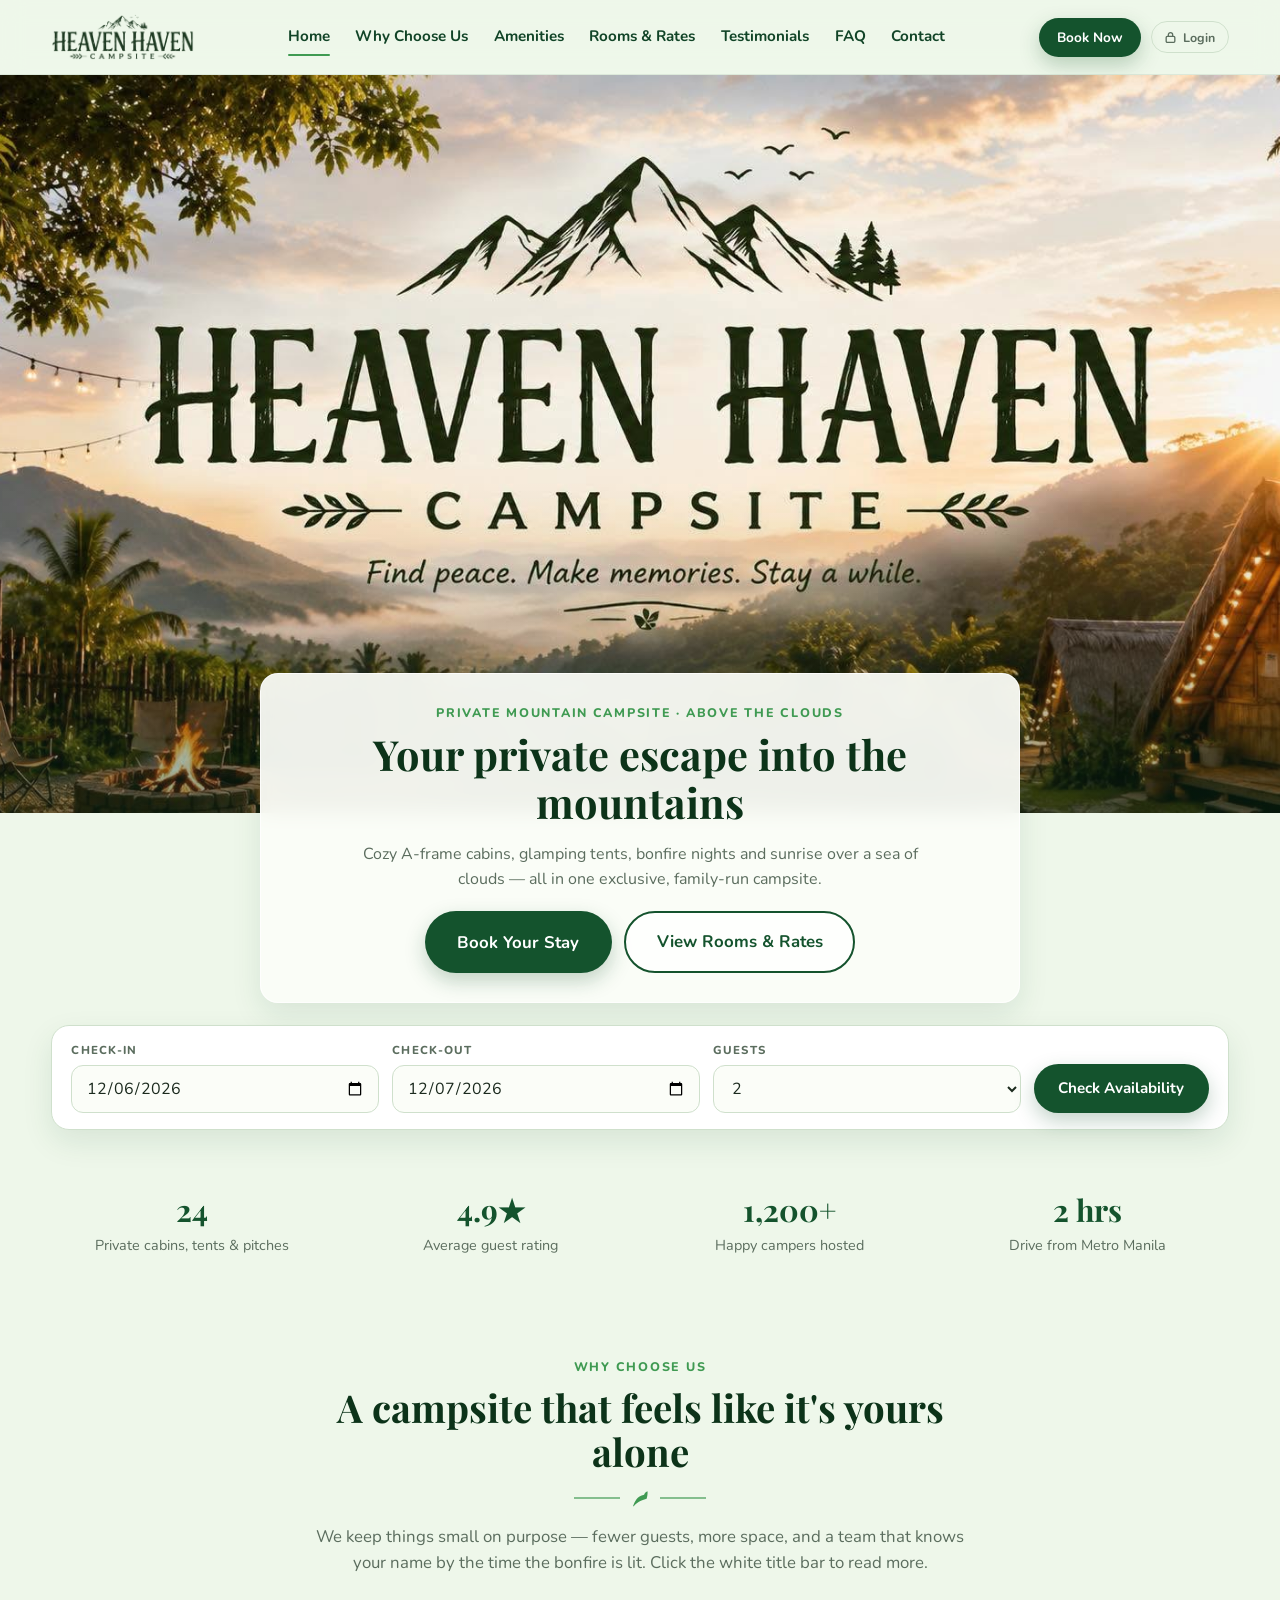
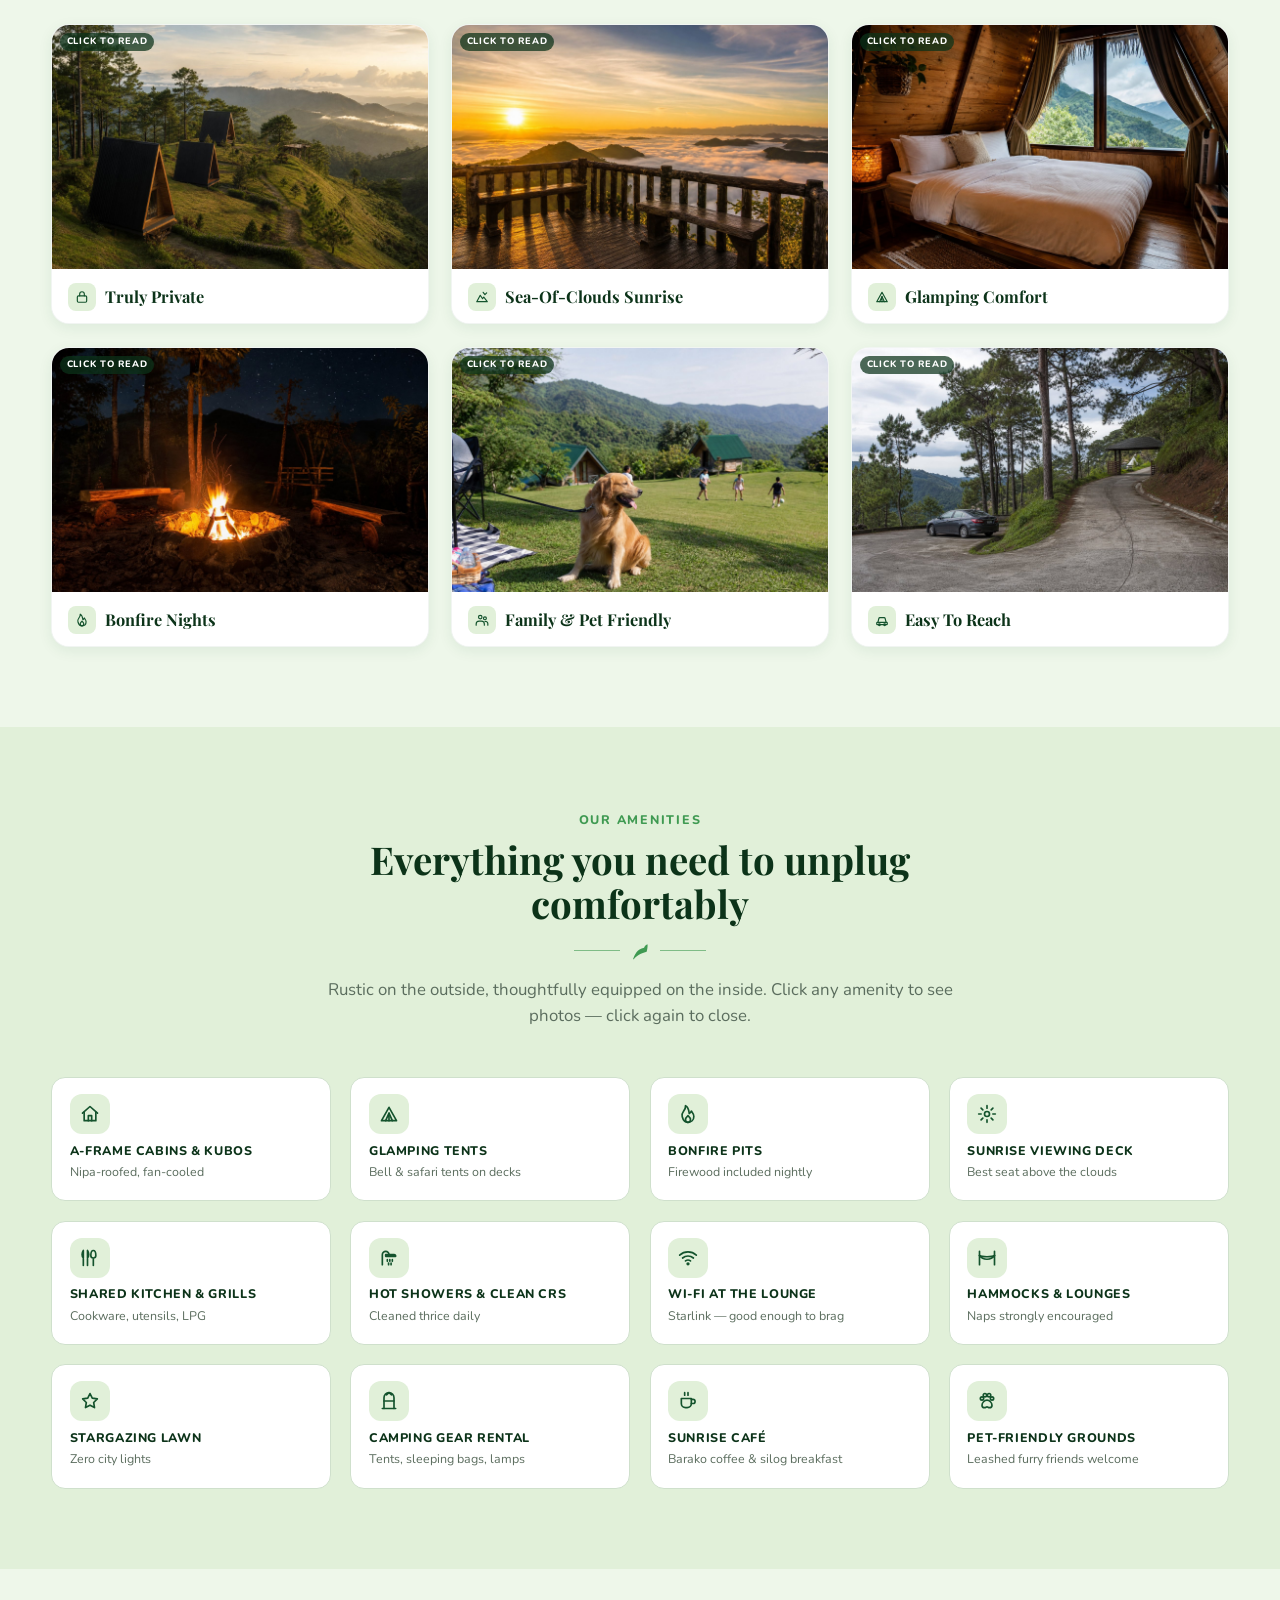
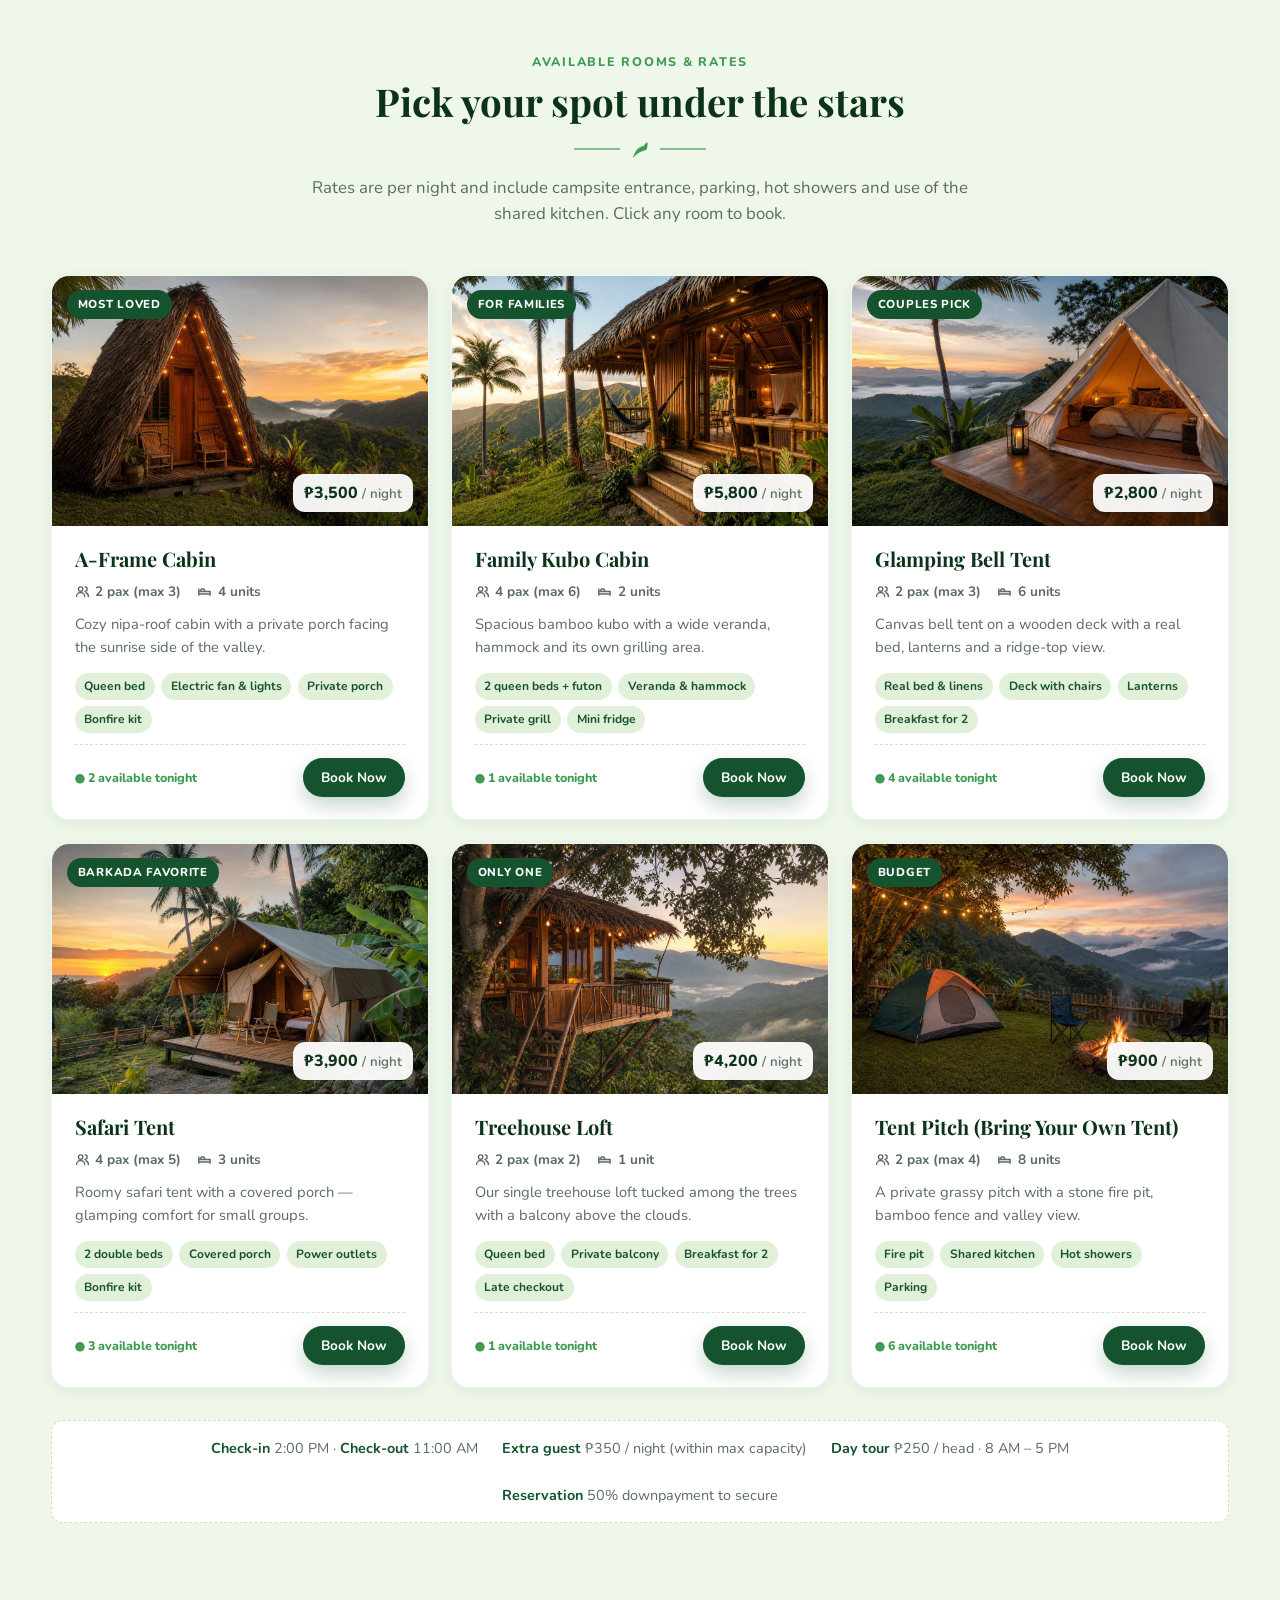
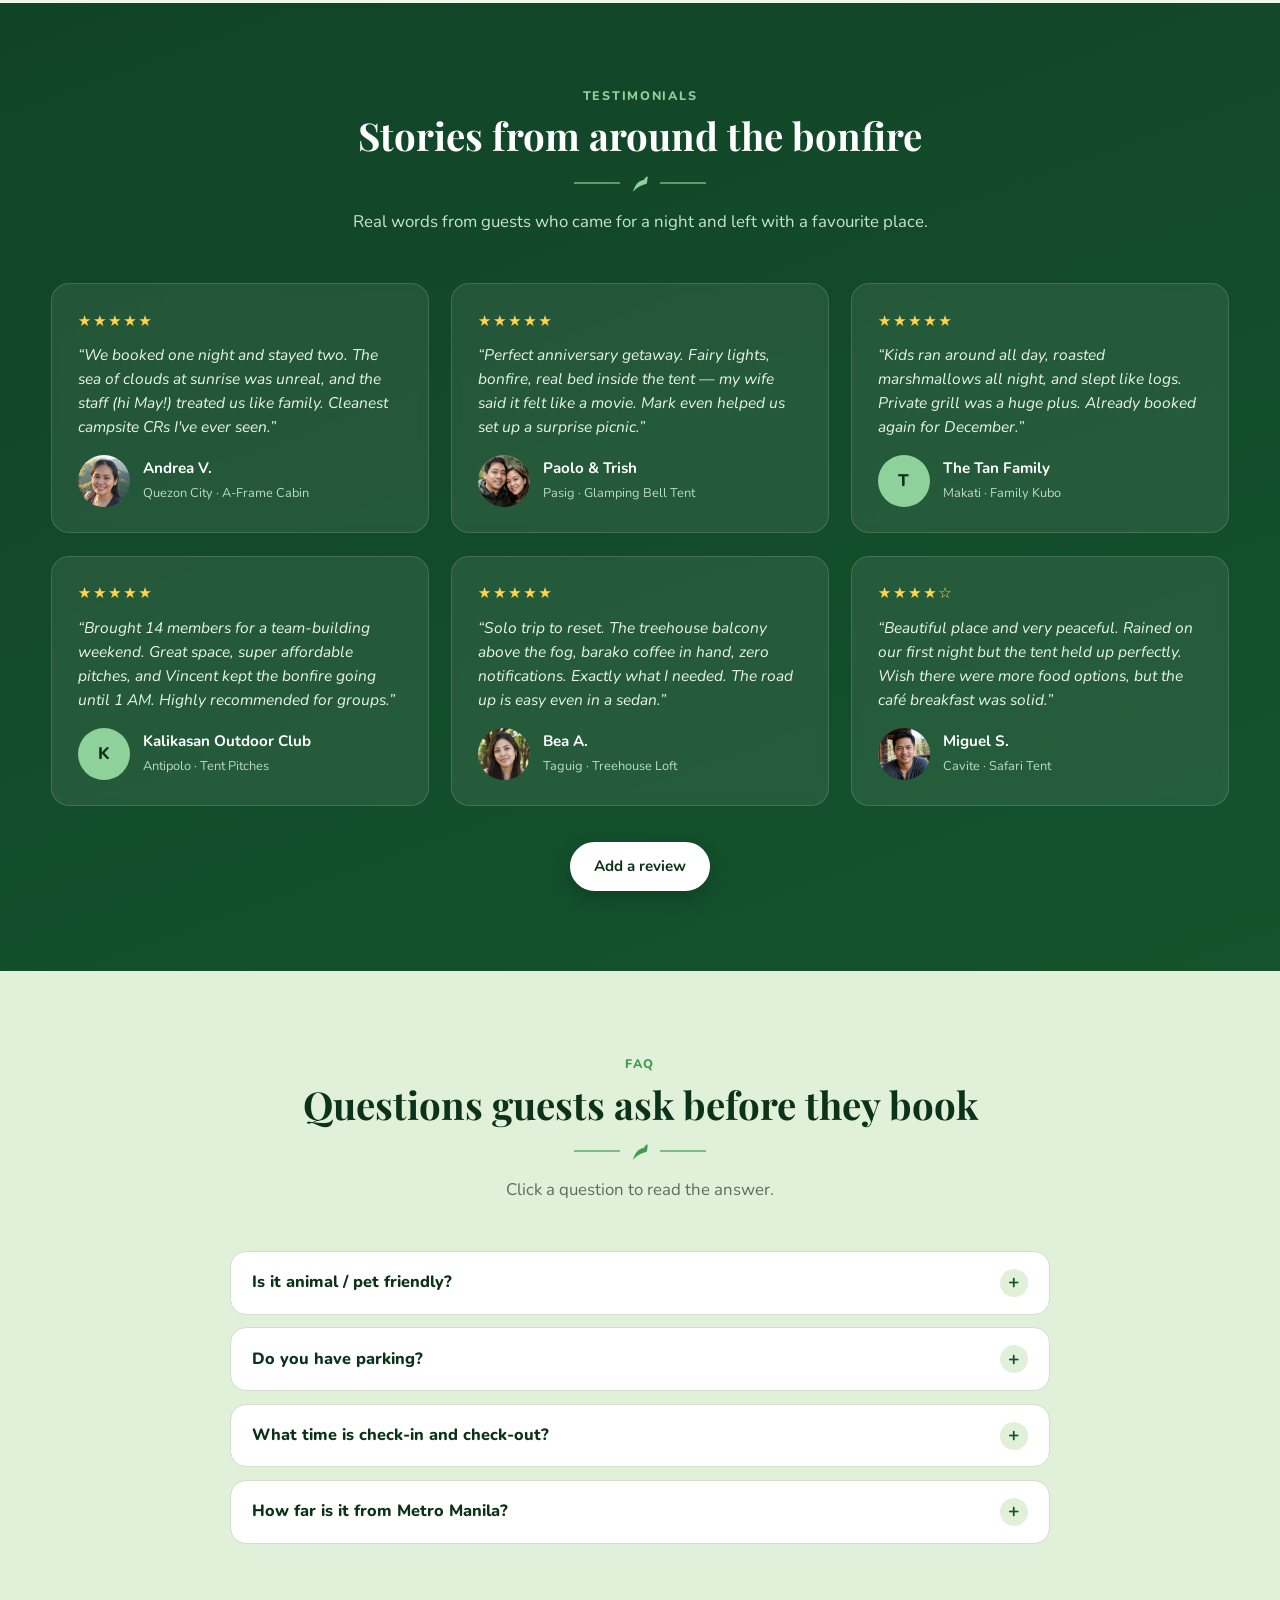
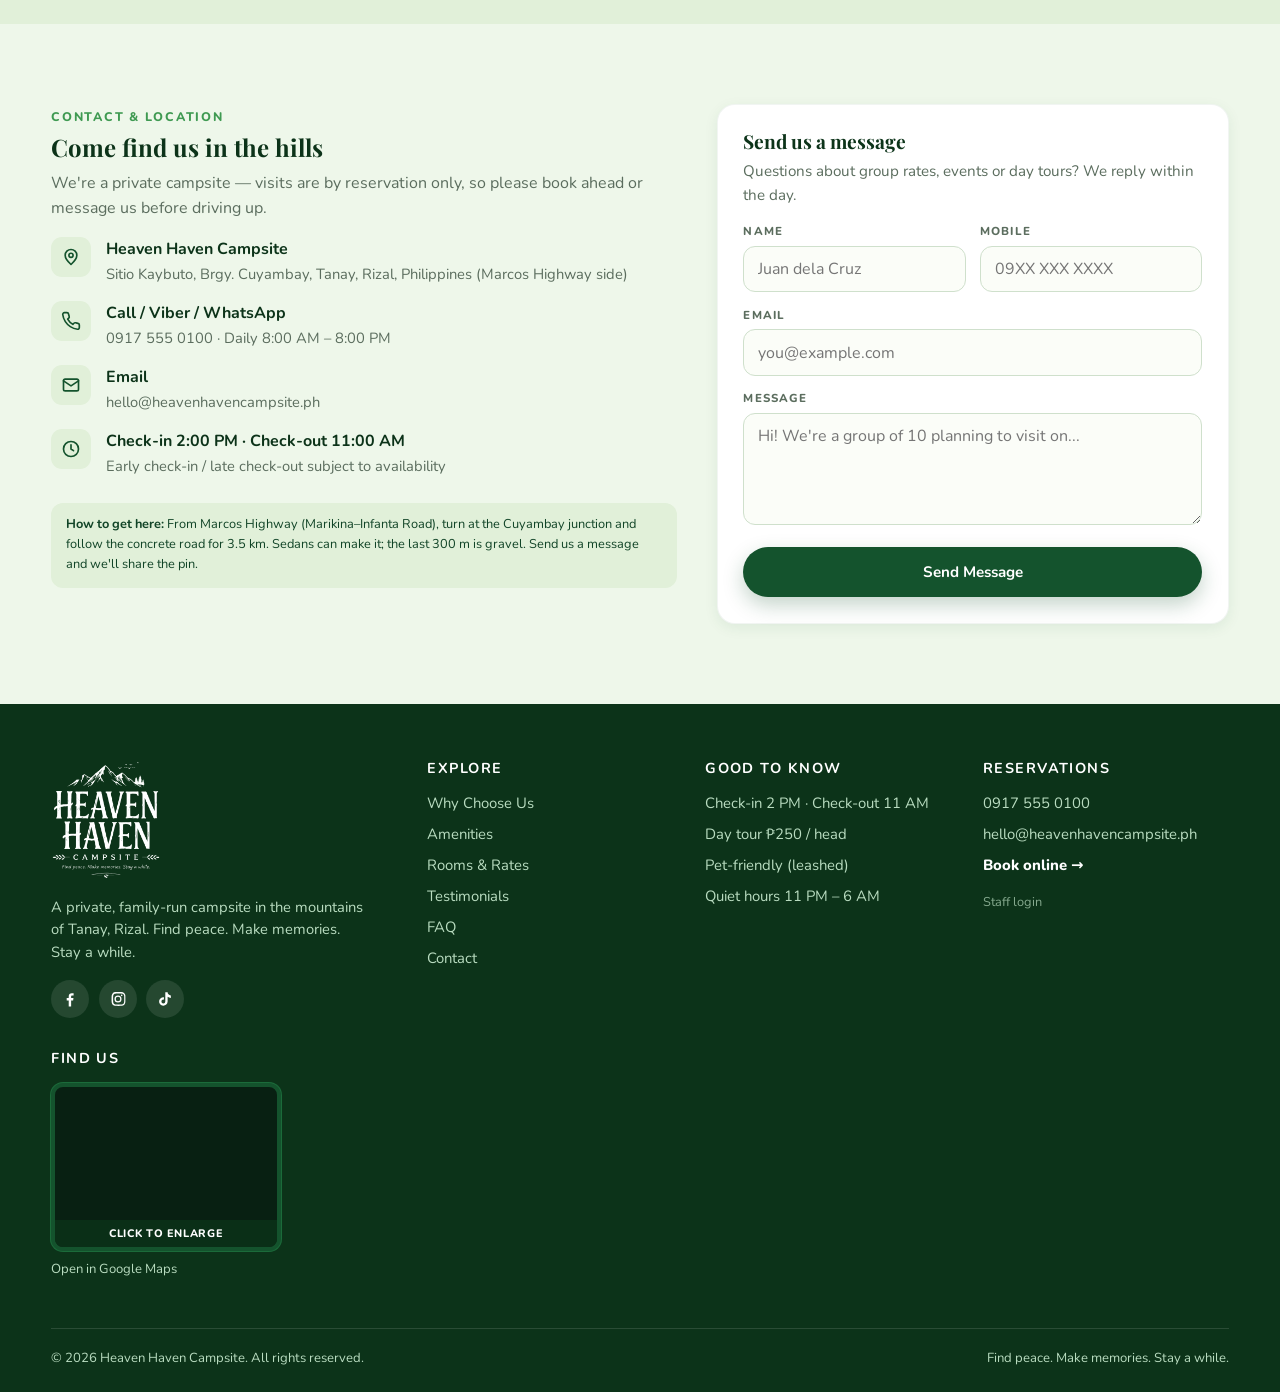
<file: index.html>
<!DOCTYPE html>
<html lang="en">
<head>
  <meta charset="UTF-8">
  <meta name="viewport" content="width=device-width, initial-scale=1.0">
  <title>Heaven Haven Campsite — Private Mountain Campsite · Find peace. Make memories. Stay a while.</title>
  <meta name="description" content="Heaven Haven Campsite is a private mountain campsite with A-frame cabins, glamping tents, bonfire nights and sunrise views above the clouds. Book your stay online.">
  <link rel="icon" type="image/png" href="assets/favicon.png">
  <link rel="preconnect" href="https://fonts.googleapis.com">
  <link href="https://fonts.googleapis.com/css2?family=Playfair+Display:wght@600;700&family=Nunito:wght@400;600;700;800&display=swap" rel="stylesheet">
  <link rel="stylesheet" href="css/styles.css?v=20260924q">
</head>
<body>

  <!-- ===================== NAVIGATION ===================== -->
  <header class="nav">
    <div class="container nav-inner">
      <a class="brand" href="#home" aria-label="Heaven Haven Campsite home">
        <img src="assets/logo-nav.png" alt="Heaven Haven Campsite">
      </a>
      <nav class="nav-links" id="navLinks">
        <a href="#home">Home</a>
        <a href="#why">Why Choose Us</a>
        <a href="#amenities">Amenities</a>
        <a href="#rooms">Rooms &amp; Rates</a>
        <a href="#testimonials">Testimonials</a>
        <a href="#faq">FAQ</a>
        <a href="#contact">Contact</a>
      </nav>
      <div class="nav-actions">
        <button class="btn btn-primary btn-sm" data-open-booking>Book Now</button>
        <button class="btn-login" id="loginBtn" title="Admin / Owner login">
          <svg viewBox="0 0 24 24" fill="none" stroke="currentColor" stroke-width="2.4" stroke-linecap="round" stroke-linejoin="round"><rect x="4" y="10" width="16" height="11" rx="2"/><path d="M8 10V7a4 4 0 0 1 8 0v3"/></svg>
          Login
        </button>
        <button class="hamburger" id="hamburger" aria-label="Menu">☰</button>
      </div>
    </div>
  </header>

  <!-- ===================== HERO ===================== -->
  <section id="home" class="hero">
    <img class="hero-img" src="assets/hero.jpg" alt="Heaven Haven Campsite at golden hour — cabins, bonfire and a misty mountain valley">
    <div class="hero-overlay"></div>
  </section>
  <div class="container hero-content">
    <div class="hero-card">
      <span class="eyebrow">Private mountain campsite · Above the clouds</span>
      <h1>Your private escape into the mountains</h1>
      <p>Cozy A-frame cabins, glamping tents, bonfire nights and sunrise over a sea of clouds — all in one exclusive, family-run campsite.</p>
      <div class="hero-cta">
        <button class="btn btn-primary btn-lg" data-open-booking>Book Your Stay</button>
        <a class="btn btn-ghost btn-lg" href="#rooms">View Rooms &amp; Rates</a>
      </div>
    </div>
  </div>

  <!-- ===================== QUICK AVAILABILITY ===================== -->
  <div class="container avail-bar">
    <form class="avail-inner" id="availForm">
      <div class="field"><label for="qCheckIn">Check-in</label><input type="date" id="qCheckIn" required></div>
      <div class="field"><label for="qCheckOut">Check-out</label><input type="date" id="qCheckOut" required></div>
      <div class="field"><label for="qPax">Guests</label>
        <select id="qPax"><option>1</option><option selected>2</option><option>3</option><option>4</option><option>5</option><option>6</option></select>
      </div>
      <button class="btn btn-primary" type="submit">Check Availability</button>
    </form>
    <div class="stats reveal">
      <div class="stat"><b>24</b><span>Private cabins, tents &amp; pitches</span></div>
      <div class="stat"><b>4.9★</b><span>Average guest rating</span></div>
      <div class="stat"><b>1,200+</b><span>Happy campers hosted</span></div>
      <div class="stat"><b>2 hrs</b><span>Drive from Metro Manila</span></div>
    </div>
  </div>

  <!-- ===================== WHY CHOOSE US ===================== -->
  <section id="why" class="block">
    <div class="container">
      <div class="section-head reveal">
        <span class="eyebrow">Why Choose Us</span>
        <h2>A campsite that feels like it's yours alone</h2>
        <div class="leaf-divider"><svg viewBox="0 0 24 24" fill="currentColor"><path d="M17 8C8 10 5.9 16.2 3.8 21.3c-.2.5.4.9.8.5C7.5 18.5 12 15 20 13c0 0 1.5-5 1-9-3 1-4 4-4 4z"/></svg></div>
        <p>We keep things small on purpose — fewer guests, more space, and a team that knows your name by the time the bonfire is lit. Click the white title bar to read more.</p>
      </div>
      <div class="grid-3" id="whyGrid"></div>
    </div>
  </section>

  <!-- ===================== AMENITIES ===================== -->
  <section id="amenities" class="block alt">
    <div class="container">
      <div class="section-head reveal">
        <span class="eyebrow">Our Amenities</span>
        <h2>Everything you need to unplug comfortably</h2>
        <div class="leaf-divider"><svg viewBox="0 0 24 24" fill="currentColor"><path d="M17 8C8 10 5.9 16.2 3.8 21.3c-.2.5.4.9.8.5C7.5 18.5 12 15 20 13c0 0 1.5-5 1-9-3 1-4 4-4 4z"/></svg></div>
        <p>Rustic on the outside, thoughtfully equipped on the inside. Click any amenity to see photos — click again to close.</p>
      </div>
      <div class="grid-4" id="amenityGrid"></div>
    </div>
  </section>

  <!-- ===================== ROOMS & RATES ===================== -->
  <section id="rooms" class="block">
    <div class="container">
      <div class="section-head reveal">
        <span class="eyebrow">Available Rooms &amp; Rates</span>
        <h2>Pick your spot under the stars</h2>
        <div class="leaf-divider"><svg viewBox="0 0 24 24" fill="currentColor"><path d="M17 8C8 10 5.9 16.2 3.8 21.3c-.2.5.4.9.8.5C7.5 18.5 12 15 20 13c0 0 1.5-5 1-9-3 1-4 4-4 4z"/></svg></div>
        <p>Rates are per night and include campsite entrance, parking, hot showers and use of the shared kitchen. Click any room to book.</p>
      </div>
      <div class="grid-3" id="roomGrid"></div>
      <div class="rates-note reveal">
        <span><b>Check-in</b> 2:00 PM · <b>Check-out</b> 11:00 AM</span>
        <span><b>Extra guest</b> ₱350 / night (within max capacity)</span>
        <span><b>Day tour</b> ₱250 / head · 8 AM – 5 PM</span>
        <span><b>Reservation</b> 50% downpayment to secure</span>
      </div>
    </div>
  </section>

  <!-- ===================== TESTIMONIALS ===================== -->
  <section id="testimonials" class="block deep">
    <div class="container">
      <div class="section-head reveal">
        <span class="eyebrow" style="color:#8fd19a">Testimonials</span>
        <h2>Stories from around the bonfire</h2>
        <div class="leaf-divider" style="color:#8fd19a"><svg viewBox="0 0 24 24" fill="currentColor"><path d="M17 8C8 10 5.9 16.2 3.8 21.3c-.2.5.4.9.8.5C7.5 18.5 12 15 20 13c0 0 1.5-5 1-9-3 1-4 4-4 4z"/></svg></div>
        <p>Real words from guests who came for a night and left with a favourite place.</p>
      </div>
      <div class="grid-3" id="testiGrid"></div>
      <div class="testi-add">
        <button type="button" class="btn btn-review" id="addReviewBtn">Add a review</button>
      </div>
    </div>
  </section>

  <!-- ===================== FAQ ===================== -->
  <section id="faq" class="block alt">
    <div class="container">
      <div class="section-head reveal">
        <span class="eyebrow">FAQ</span>
        <h2>Questions guests ask before they book</h2>
        <div class="leaf-divider"><svg viewBox="0 0 24 24" fill="currentColor"><path d="M17 8C8 10 5.9 16.2 3.8 21.3c-.2.5.4.9.8.5C7.5 18.5 12 15 20 13c0 0 1.5-5 1-9-3 1-4 4-4 4z"/></svg></div>
        <p>Click a question to read the answer.</p>
      </div>
      <div class="faq-list">
        <details class="faq-item reveal">
          <summary>Is it animal / pet friendly?</summary>
          <p>Yes. Leashed dogs and other well-behaved pets are welcome on the grounds and in most units. Please bring their own bed or crate, clean up after them, and keep them off the shared kitchen counters. Let us know in your booking notes so we can prepare a water bowl.</p>
        </details>
        <details class="faq-item reveal">
          <summary>Do you have parking?</summary>
          <p>Yes — free parking is included with every stay. The road to the gate is concrete and sedan-friendly. The last 300 m is gravel. We have space for cars, vans and small groups; no need to reserve a slot unless you’re arriving with more than four vehicles.</p>
        </details>
        <details class="faq-item reveal">
          <summary>What time is check-in and check-out?</summary>
          <p>Check-in is 2:00 PM and check-out is 11:00 AM. Early check-in or late check-out depends on availability — message us the day before. Day tours run 8:00 AM – 5:00 PM at ₱250 per head.</p>
        </details>
        <details class="faq-item reveal">
          <summary>How far is it from Metro Manila?</summary>
          <p>About 2 hours via Marcos Highway (Marikina–Infanta Road). Turn at the Cuyambay junction and follow the concrete road for 3.5 km. We’re in Sitio Kaybuto, Brgy. Cuyambay, Tanay, Rizal. Send us a message after you book and we’ll share the pin.</p>
        </details>
      </div>
    </div>
  </section>

  <!-- ===================== CONTACT ===================== -->
  <section id="contact" class="block">
    <div class="container contact-grid">
      <div class="reveal">
        <span class="eyebrow">Contact &amp; Location</span>
        <h2>Come find us in the hills</h2>
        <p style="color:var(--muted)">We're a private campsite — visits are by reservation only, so please book ahead or message us before driving up.</p>
        <ul class="info-list">
          <li><div class="icon-badge"><svg viewBox="0 0 24 24" fill="none" stroke="currentColor" stroke-width="2" stroke-linecap="round" stroke-linejoin="round"><path d="M12 21s7-6.2 7-11a7 7 0 0 0-14 0c0 4.8 7 11 7 11z"/><circle cx="12" cy="10" r="2.5"/></svg></div>
            <div><b>Heaven Haven Campsite</b><span>Sitio Kaybuto, Brgy. Cuyambay, Tanay, Rizal, Philippines (Marcos Highway side)</span></div></li>
          <li><div class="icon-badge"><svg viewBox="0 0 24 24" fill="none" stroke="currentColor" stroke-width="2" stroke-linecap="round" stroke-linejoin="round"><path d="M22 16.9v3a2 2 0 0 1-2.2 2 19.8 19.8 0 0 1-8.6-3.1 19.5 19.5 0 0 1-6-6A19.8 19.8 0 0 1 2.1 4.2 2 2 0 0 1 4.1 2h3a2 2 0 0 1 2 1.7c.1.9.4 1.8.7 2.7a2 2 0 0 1-.5 2.1L8 9.8a16 16 0 0 0 6.2 6.2l1.3-1.3a2 2 0 0 1 2.1-.5c.9.3 1.8.6 2.7.7a2 2 0 0 1 1.7 2z"/></svg></div>
            <div><b>Call / Viber / WhatsApp</b><span>0917 555 0100 · Daily 8:00 AM – 8:00 PM</span></div></li>
          <li><div class="icon-badge"><svg viewBox="0 0 24 24" fill="none" stroke="currentColor" stroke-width="2" stroke-linecap="round" stroke-linejoin="round"><rect x="3" y="5" width="18" height="14" rx="2"/><path d="m3 7 9 6 9-6"/></svg></div>
            <div><b>Email</b><span>hello@heavenhavencampsite.ph</span></div></li>
          <li><div class="icon-badge"><svg viewBox="0 0 24 24" fill="none" stroke="currentColor" stroke-width="2" stroke-linecap="round" stroke-linejoin="round"><circle cx="12" cy="12" r="9"/><path d="M12 7v5l3 2"/></svg></div>
            <div><b>Check-in 2:00 PM · Check-out 11:00 AM</b><span>Early check-in / late check-out subject to availability</span></div></li>
        </ul>
        <div class="note-box">
          <b>How to get here:</b> From Marcos Highway (Marikina–Infanta Road), turn at the Cuyambay junction and follow the concrete road for 3.5 km. Sedans can make it; the last 300 m is gravel. Send us a message and we'll share the pin.
        </div>
      </div>
      <div class="card reveal" style="cursor:default">
        <h3>Send us a message</h3>
        <p style="margin-bottom:1rem">Questions about group rates, events or day tours? We reply within the day.</p>
        <form id="contactForm" class="form-grid">
          <div class="field"><label>Name</label><input type="text" required placeholder="Juan dela Cruz"></div>
          <div class="field"><label>Mobile</label><input type="tel" required placeholder="09XX XXX XXXX"></div>
          <div class="field full"><label>Email</label><input type="email" placeholder="you@example.com"></div>
          <div class="field full"><label>Message</label><textarea rows="4" required placeholder="Hi! We're a group of 10 planning to visit on..."></textarea></div>
          <div class="full"><button class="btn btn-primary btn-block" type="submit">Send Message</button></div>
        </form>
      </div>
    </div>
  </section>

  <!-- ===================== FOOTER ===================== -->
  <footer>
    <div class="container">
      <div class="foot-grid">
        <div>
          <img src="assets/logo-white.png" alt="Heaven Haven Campsite">
          <p style="max-width:320px;font-size:.92rem">A private, family-run campsite in the mountains of Tanay, Rizal. Find peace. Make memories. Stay a while.</p>
          <div class="socials">
            <a href="#" aria-label="Facebook"><svg viewBox="0 0 24 24"><path d="M13.5 22v-8h2.7l.4-3.2h-3.1V8.8c0-.9.3-1.6 1.6-1.6h1.7V4.4c-.3 0-1.3-.1-2.4-.1-2.4 0-4.1 1.5-4.1 4.2v2.3H7.6V14h2.7v8h3.2z"/></svg></a>
            <a href="#" aria-label="Instagram"><svg viewBox="0 0 24 24"><path d="M12 7.3a4.7 4.7 0 1 0 0 9.4 4.7 4.7 0 0 0 0-9.4zm0 7.7a3 3 0 1 1 0-6 3 3 0 0 1 0 6zm6-7.9a1.1 1.1 0 1 1-2.2 0 1.1 1.1 0 0 1 2.2 0zM21.9 8.2c-.1-1.5-.4-2.8-1.5-3.9S18 2.8 16.5 2.7c-1.5-.1-6-.1-7.5 0-1.5.1-2.8.4-3.9 1.5S3.6 6.7 3.5 8.2c-.1 1.5-.1 6 0 7.5.1 1.5.4 2.8 1.5 3.9s2.4 1.4 3.9 1.5c1.5.1 6 .1 7.5 0 1.5-.1 2.8-.4 3.9-1.5s1.4-2.4 1.5-3.9c.1-1.5.1-6 0-7.5zm-2 9.1a3 3 0 0 1-1.7 1.7c-1.2.5-4 .4-5.3.4s-4.1.1-5.3-.4a3 3 0 0 1-1.7-1.7c-.5-1.2-.4-4-.4-5.3s-.1-4.1.4-5.3A3 3 0 0 1 7.6 5c1.2-.5 4-.4 5.3-.4s4.1-.1 5.3.4a3 3 0 0 1 1.7 1.7c.5 1.2.4 4 .4 5.3s.1 4.1-.4 5.3z"/></svg></a>
            <a href="#" aria-label="TikTok"><svg viewBox="0 0 24 24"><path d="M16.6 5.8A4.3 4.3 0 0 1 15.5 3h-3.1v12.4a2.6 2.6 0 1 1-2.6-2.6c.3 0 .5 0 .8.1V9.7a5.7 5.7 0 1 0 4.9 5.7V9.1a7.3 7.3 0 0 0 4.3 1.4V7.4a4.3 4.3 0 0 1-3.2-1.6z"/></svg></a>
          </div>
        </div>
        <div>
          <h4>Explore</h4>
          <a href="#why">Why Choose Us</a><a href="#amenities">Amenities</a><a href="#rooms">Rooms &amp; Rates</a><a href="#testimonials">Testimonials</a><a href="#faq">FAQ</a><a href="#contact">Contact</a>
        </div>
        <div>
          <h4>Good to know</h4>
          <a href="#rooms">Check-in 2 PM · Check-out 11 AM</a><a href="#rooms">Day tour ₱250 / head</a><a href="#contact">Pet-friendly (leashed)</a><a href="#contact">Quiet hours 11 PM – 6 AM</a>
        </div>
        <div>
          <h4>Reservations</h4>
          <a href="tel:+639175550100">0917 555 0100</a><a href="mailto:hello@heavenhavencampsite.ph">hello@heavenhavencampsite.ph</a>
          <a href="#" data-open-booking style="font-weight:800;color:#fff">Book online →</a>
          <a href="#" id="footLogin" style="margin-top:1rem;font-size:.8rem;opacity:.7">Staff login</a>
        </div>
        <div class="foot-map-col">
          <h4>Find us</h4>
          <button type="button" class="foot-map" id="openMapBtn" aria-label="Open larger map">
            <iframe
              src="https://www.google.com/maps?q=14.2001406,120.762559+(Heaven+Haven+Campsite)&z=16&hl=en&output=embed"
              title="Heaven Haven Campsite map"
              loading="lazy"
              tabindex="-1"
              referrerpolicy="no-referrer-when-downgrade"></iframe>
            <span class="foot-map-hint">Click to enlarge</span>
          </button>
          <a href="https://www.google.com/maps/place/heaven+haven+campsite/@14.2001458,120.7599787,17z/data=!3m1!4b1!4m6!3m5!1s0x33bd850025a4168d:0x429a29f62053260!8m2!3d14.2001406!4d120.762559!16s%2Fg%2F11x_2_5fs9" target="_blank" rel="noopener">Open in Google Maps</a>
        </div>
      </div>
      <div class="copy"><span>© <span id="year"></span> Heaven Haven Campsite. All rights reserved.</span><span>Find peace. Make memories. Stay a while.</span></div>
    </div>
  </footer>

  <div class="modal" id="mapModal" aria-hidden="true">
    <div class="modal-backdrop" data-close></div>
    <div class="modal-panel map-wide" role="dialog" aria-modal="true" aria-labelledby="mapTitle">
      <div class="modal-head">
        <h3 id="mapTitle">Heaven Haven Campsite</h3>
        <button class="modal-close" data-close aria-label="Close">✕</button>
      </div>
      <div class="map-pop">
        <iframe
          id="mapPopFrame"
          title="Heaven Haven Campsite — larger map"
          loading="lazy"
          referrerpolicy="no-referrer-when-downgrade"
          allowfullscreen></iframe>
      </div>
      <div class="map-pop-actions">
        <a class="btn btn-primary" href="https://www.google.com/maps/place/heaven+haven+campsite/@14.2001458,120.7599787,17z/data=!3m1!4b1!4m6!3m5!1s0x33bd850025a4168d:0x429a29f62053260!8m2!3d14.2001406!4d120.762559!16s%2Fg%2F11x_2_5fs9" target="_blank" rel="noopener">Open in Google Maps</a>
      </div>
    </div>
  </div>

  <!-- ===================== BOOKING MODAL ===================== -->
  <div class="modal" id="bookingModal" aria-hidden="true">
    <div class="modal-backdrop" data-close></div>
    <div class="modal-panel" role="dialog" aria-modal="true" aria-labelledby="bookingTitle">
      <div class="modal-head">
        <h3 id="bookingTitle">Book your stay</h3>
        <button class="modal-close" data-close aria-label="Close">✕</button>
      </div>
      <div class="modal-body" id="bookingBody"></div>
    </div>
  </div>

  <!-- ===================== LOGIN MODAL ===================== -->
  <div class="modal" id="reviewModal" aria-hidden="true">
    <div class="modal-backdrop" data-close></div>
    <div class="modal-panel small" role="dialog" aria-modal="true" aria-labelledby="reviewTitle">
      <div class="modal-head"><h3 id="reviewTitle">Add a review</h3><button class="modal-close" data-close aria-label="Close">✕</button></div>
      <div class="modal-body">
        <form id="reviewForm" class="form-grid">
          <div class="field full"><label for="reviewName">Your name</label><input id="reviewName" type="text" required placeholder="Andrea V."></div>
          <div class="field full"><label for="reviewStay">Your stay <span style="font-weight:600;color:var(--muted)">(optional)</span></label><input id="reviewStay" type="text" placeholder="Quezon City · A-Frame Cabin"></div>
          <div class="field full">
            <label>Rating</label>
            <div class="star-pick" id="starPick" role="radiogroup" aria-label="Star rating">
              <button type="button" data-star="1" aria-label="1 star">★</button>
              <button type="button" data-star="2" aria-label="2 stars">★</button>
              <button type="button" data-star="3" aria-label="3 stars">★</button>
              <button type="button" data-star="4" aria-label="4 stars">★</button>
              <button type="button" data-star="5" aria-label="5 stars">★</button>
            </div>
            <input type="hidden" id="reviewStars" value="5">
          </div>
          <div class="field full"><label for="reviewText">Your review</label><textarea id="reviewText" rows="4" required placeholder="Tell other guests about your stay..."></textarea></div>
          <div class="full"><button class="btn btn-primary btn-block" type="submit">Submit review</button></div>
        </form>
        <div id="reviewThanks" class="review-thanks" hidden>
          <div class="review-thanks-icon">✓</div>
          <h3>Thank you for your review</h3>
          <p>It will be posted on our website soon.</p>
          <button type="button" class="btn btn-primary" data-close>Close</button>
        </div>
      </div>
    </div>
  </div>

  <div class="modal" id="loginModal" aria-hidden="true">
    <div class="modal-backdrop" data-close></div>
    <div class="modal-panel small" role="dialog" aria-modal="true">
      <div class="modal-head"><h3>Staff Login</h3><button class="modal-close" data-close aria-label="Close">✕</button></div>
      <div class="modal-body">
        <img src="assets/logo.png" alt="" style="height:110px;margin:0 auto 1rem">
        <form id="loginForm" style="display:grid;gap:.9rem">
          <div class="field"><label for="loginUser">Username</label><input id="loginUser" autocomplete="username" required placeholder="admin or owner"></div>
          <div class="field"><label for="loginPass">Password</label><input id="loginPass" type="password" autocomplete="current-password" required placeholder="••••••••"></div>
          <p id="loginError" style="display:none;color:var(--rose);font-size:.85rem;font-weight:700;margin:0">Invalid username or password.</p>
          <button class="btn btn-primary btn-block" type="submit">Sign in</button>
        </form>
        <div class="note-box" style="margin-bottom:0">
          <b>Demo accounts</b><br>Admin: <code>admin</code> / <code>admin123</code><br>Owner: <code>owner</code> / <code>owner123</code>
        </div>
      </div>
    </div>
  </div>

  <!-- ===================== ROOM PHOTO POPUP ===================== -->
  <div class="room-pop" id="roomPop" aria-hidden="true">
    <div class="room-pop-backdrop" data-room-close></div>
    <div class="room-pop-panel" role="dialog" aria-modal="true" aria-labelledby="roomPopTitle">
      <button type="button" class="modal-close room-pop-x" data-room-close aria-label="Close">✕</button>
      <div class="room-car" id="roomCar">
        <div class="room-car-slides" id="roomCarSlides"></div>
        <button type="button" class="car-btn car-prev" id="roomCarPrev" aria-label="Previous photo">‹</button>
        <button type="button" class="car-btn car-next" id="roomCarNext" aria-label="Next photo">›</button>
        <div class="car-dots" id="roomCarDots"></div>
        <span class="car-count" id="roomCarCount"></span>
      </div>
      <div class="room-pop-body">
        <div class="room-pop-top">
          <div>
            <h3 id="roomPopTitle"></h3>
            <p class="room-pop-rate" id="roomPopRate"></p>
          </div>
          <div class="room-pop-cap" id="roomPopCap"></div>
        </div>
        <div class="room-notice" id="roomPopNotice"></div>
        <h4 class="room-incl-title">What’s included</h4>
        <ul class="incl-list" id="roomPopIncl"></ul>
        <button type="button" class="btn btn-primary btn-lg btn-block" id="roomPopBook">Book this room</button>
      </div>
    </div>
  </div>

  <!-- ===================== AMENITY COLLAGE POPUP ===================== -->
  <div class="amenity-pop" id="amenityPop" aria-hidden="true">
    <div class="amenity-pop-backdrop" data-amenity-close></div>
    <div class="amenity-pop-panel" role="dialog" aria-modal="true" aria-labelledby="amenityPopTitle" data-amenity-close>
      <div class="amenity-pop-head">
        <div>
          <h3 id="amenityPopTitle"></h3>
          <p id="amenityPopSub"></p>
        </div>
        <button type="button" class="modal-close" data-amenity-close aria-label="Close photos">✕</button>
      </div>
      <div class="collage" id="amenityCollage" data-amenity-close></div>
      <p class="collage-hint">Click again to close</p>
    </div>
  </div>

  <div class="toast" id="toast"></div>

  <script src="js/store.js?v=20260924q"></script>
  <script src="js/main.js?v=20260924q"></script>
</body>
</html>
</file>
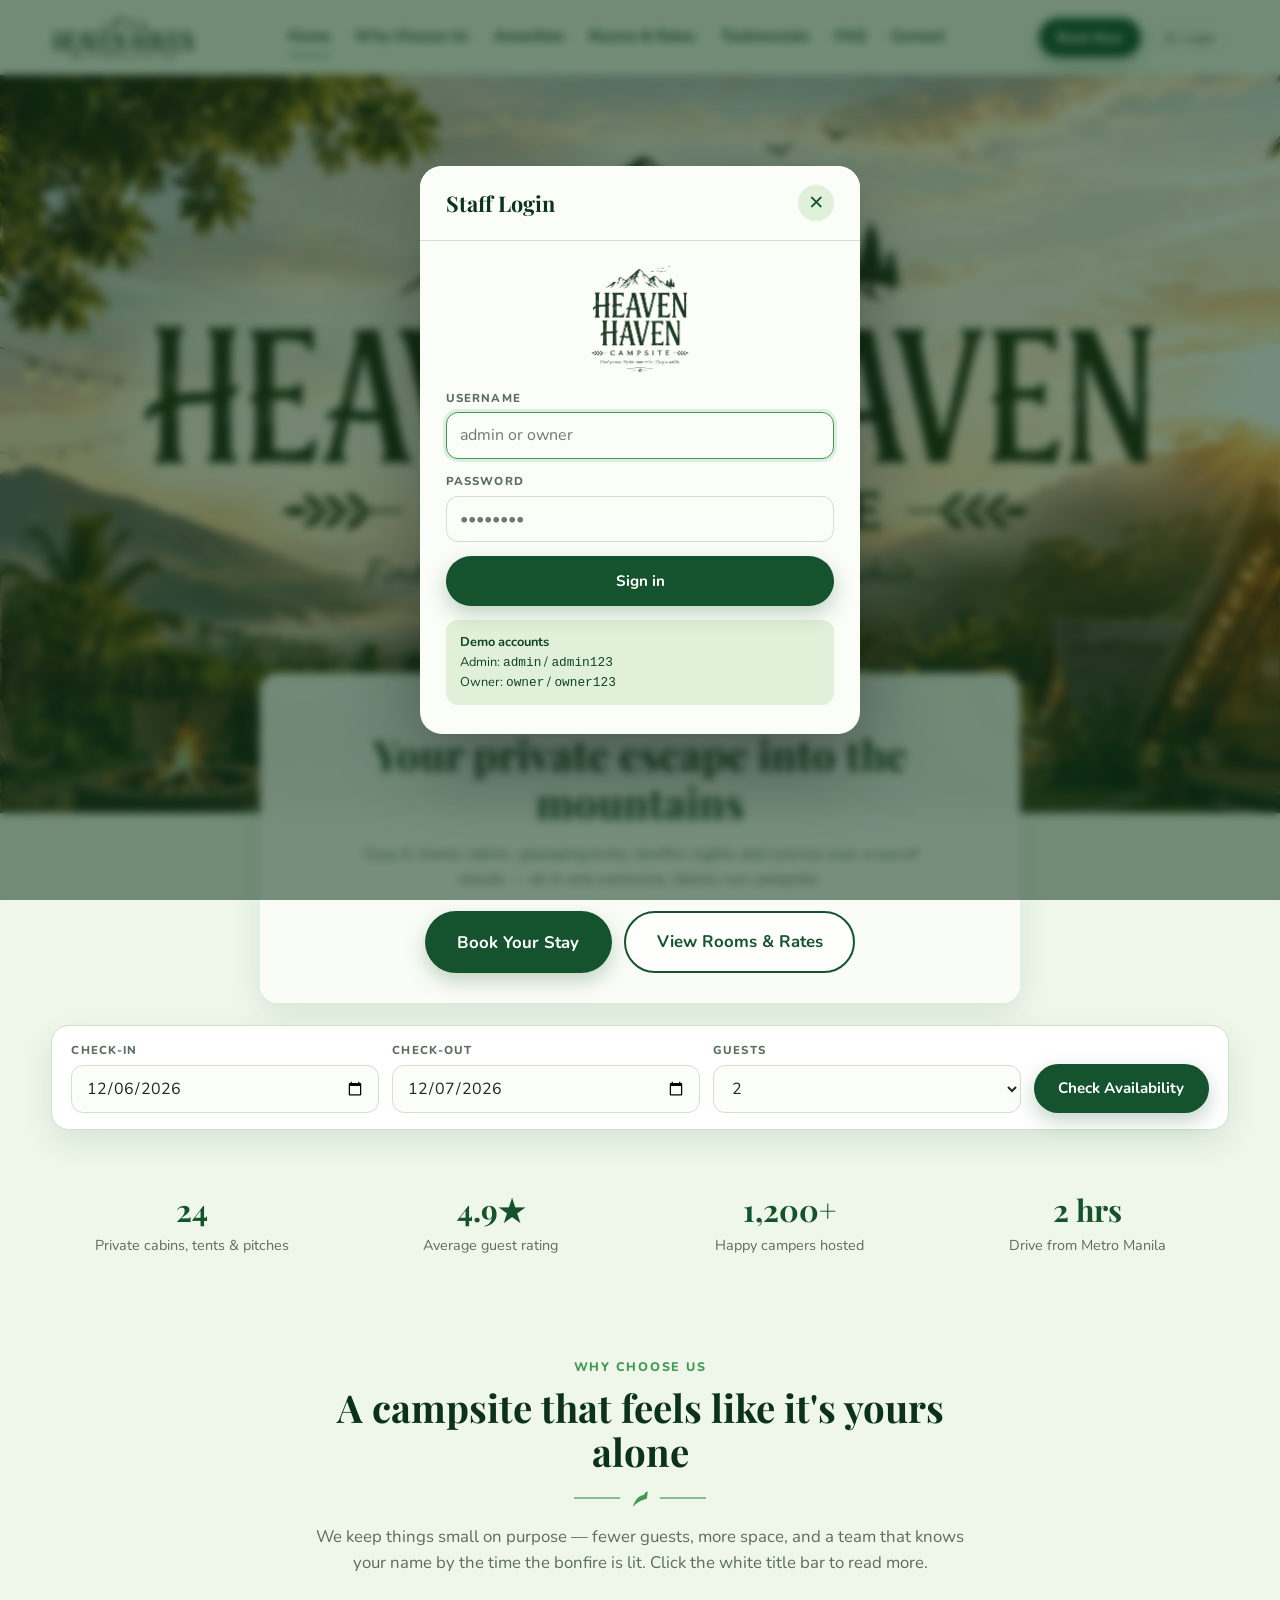
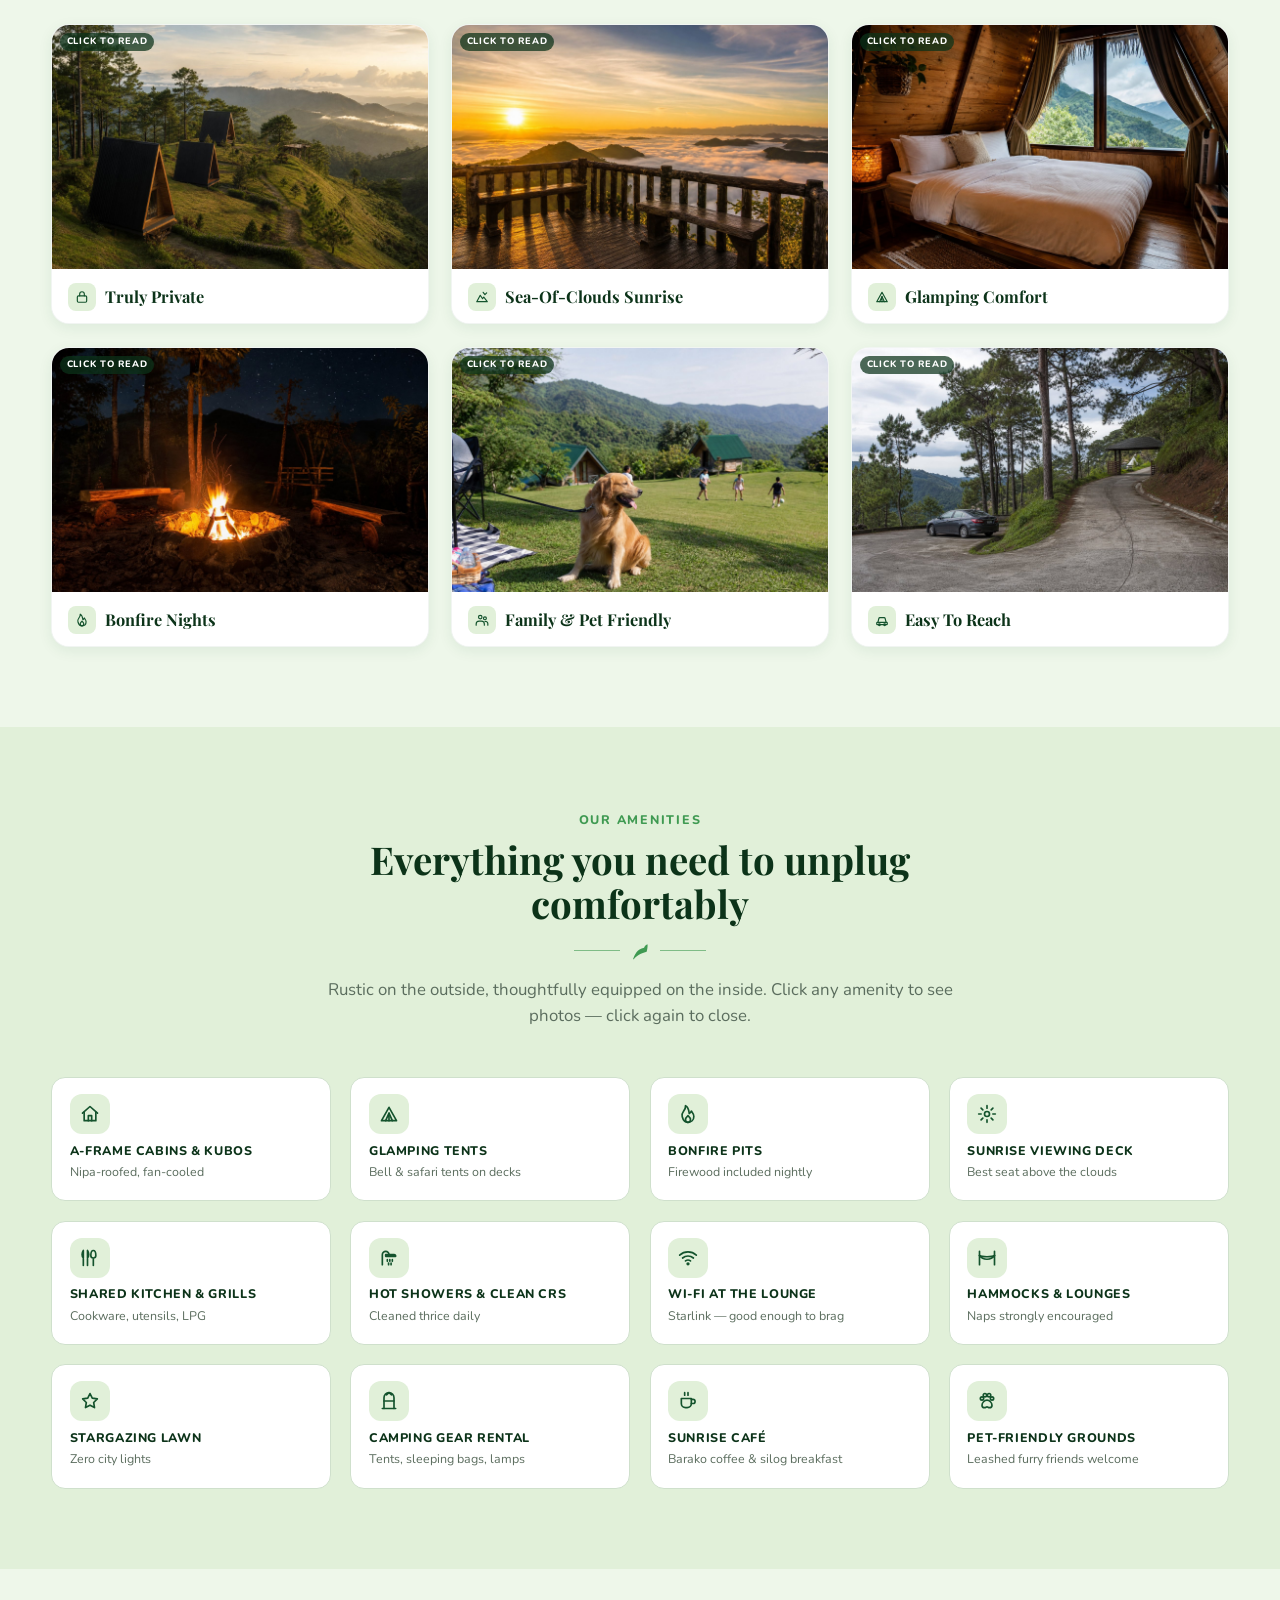
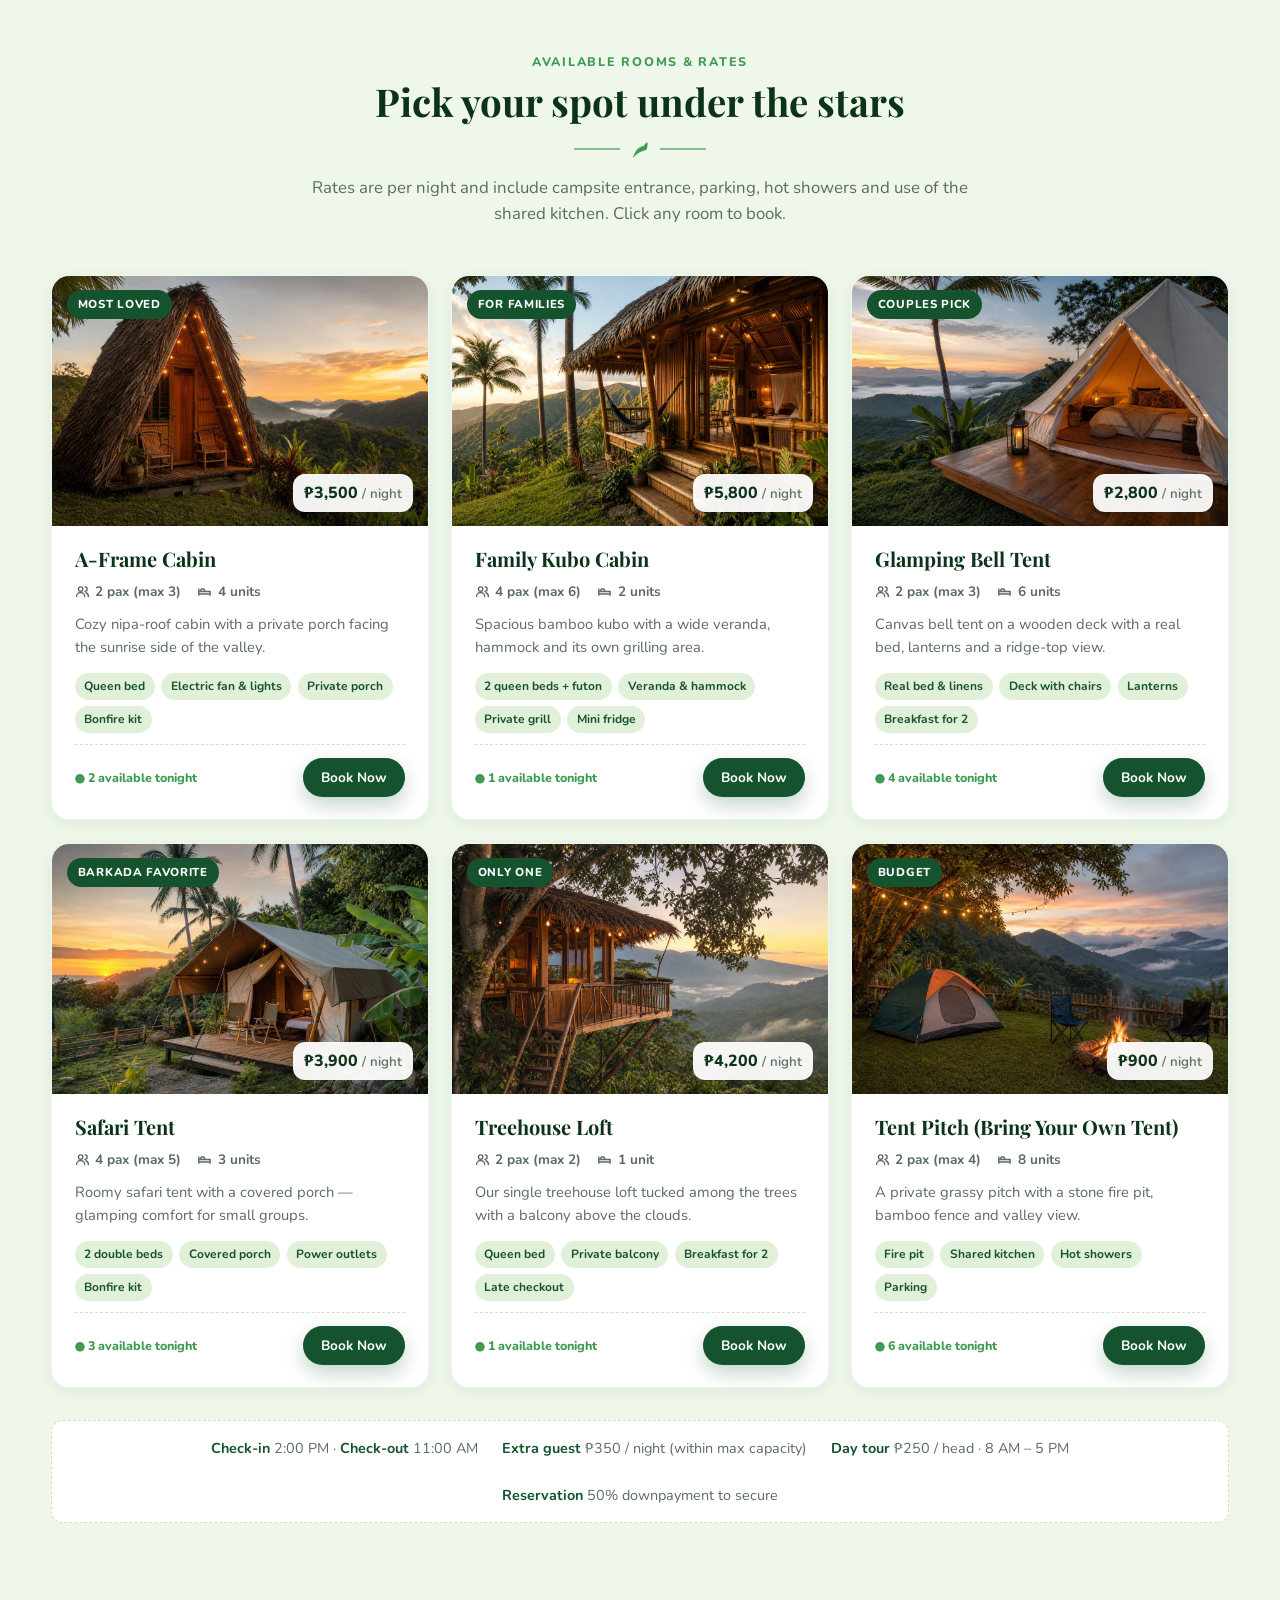
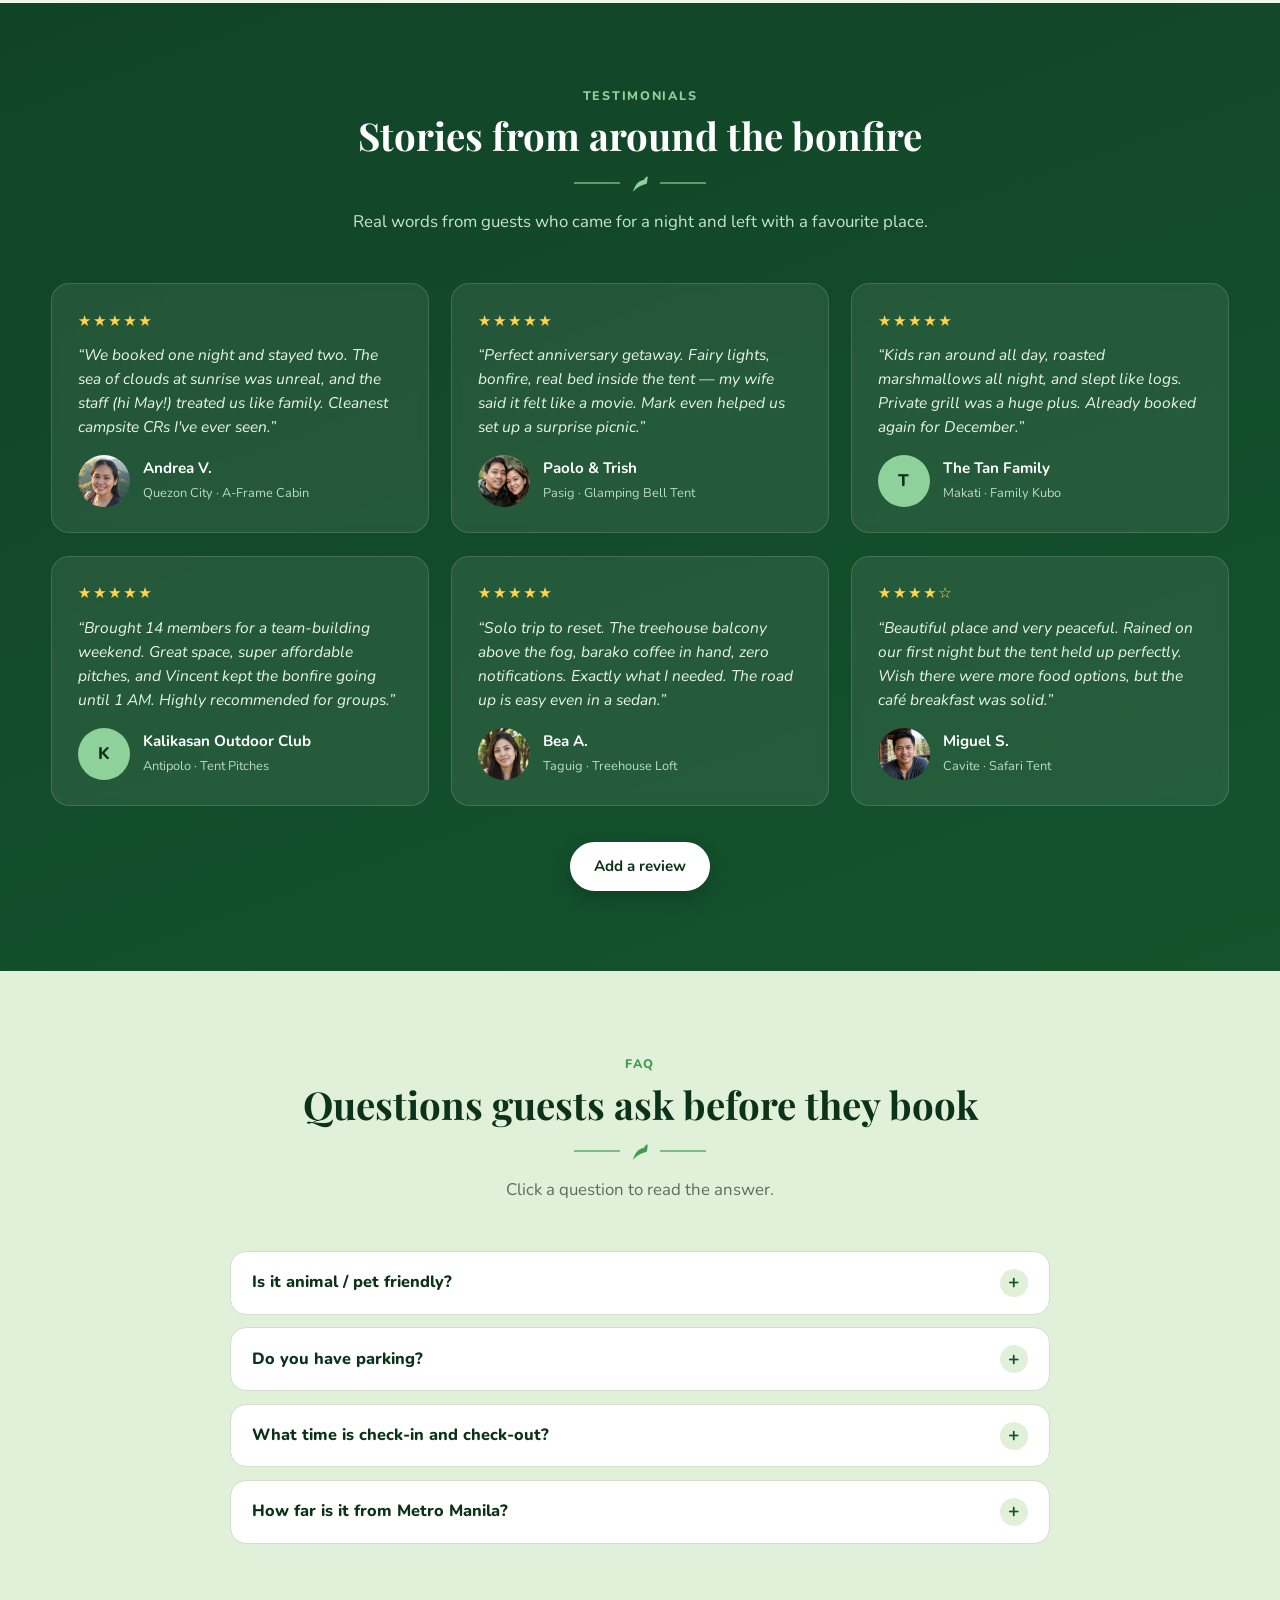
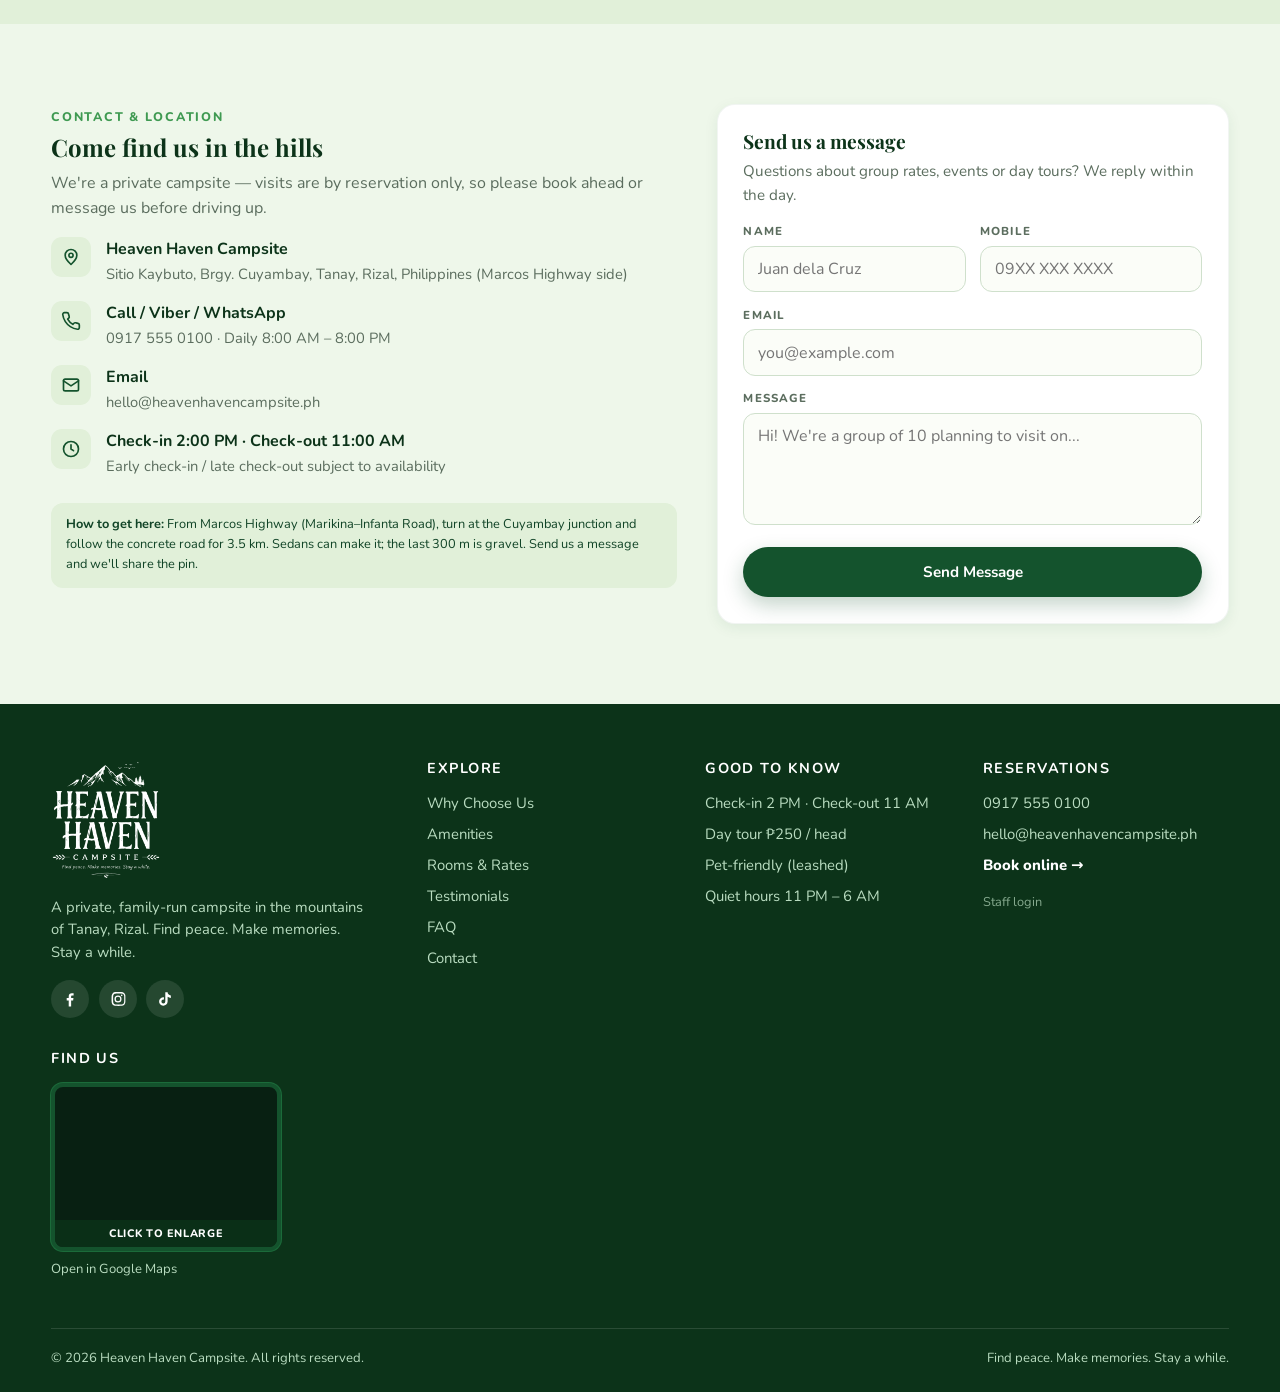
<file: dashboard.html>
<!DOCTYPE html>
<html lang="en">
<head>
  <meta charset="UTF-8">
  <meta name="viewport" content="width=device-width, initial-scale=1.0">
  <title>Dashboard — Heaven Haven Campsite</title>
  <meta name="robots" content="noindex">
  <link rel="icon" type="image/png" href="assets/favicon.png">
  <link rel="preconnect" href="https://fonts.googleapis.com">
  <link href="https://fonts.googleapis.com/css2?family=Playfair+Display:wght@600;700&family=Nunito:wght@400;600;700;800&display=swap" rel="stylesheet">
  <link rel="stylesheet" href="css/styles.css?v=20260924b">
  <link rel="stylesheet" href="css/dashboard.css?v=20260924a">
</head>
<body>
  <div class="dash">
    <aside class="side" id="side">
      <div class="side-brand"><a href="index.html"><img src="assets/logo-nav-white.png" alt="Heaven Haven Campsite"></a></div>
      <nav class="side-nav" id="sideNav"></nav>
      <div class="side-user">
        <div class="avatar" id="userAvatar">A</div>
        <div><b id="userName">Admin</b><small id="userRole">admin</small></div>
        <button id="logoutBtn" title="Log out" aria-label="Log out"><svg viewBox="0 0 24 24" fill="none" stroke="currentColor" stroke-width="2.2" stroke-linecap="round" stroke-linejoin="round"><path d="M10 4H6a2 2 0 0 0-2 2v12a2 2 0 0 0 2 2h4"/><path d="m15 8 5 4-5 4M20 12H9"/></svg></button>
      </div>
    </aside>

    <main class="main">
      <header class="topbar">
        <div style="display:flex;gap:.8rem;align-items:flex-start">
          <button class="icon-btn menu-btn" id="menuBtn" aria-label="Menu" style="width:40px;height:40px"><svg viewBox="0 0 24 24" fill="none" stroke="currentColor" stroke-width="2.4" stroke-linecap="round"><path d="M4 7h16M4 12h16M4 17h16"/></svg></button>
          <div><h1 id="pageTitle">Overview</h1><p id="pageSub"></p></div>
        </div>
        <div class="topbar-actions">
          <span class="role-badge" id="roleBadge">Admin</span>
          <a class="btn btn-soft btn-sm" href="index.html" target="_blank" rel="noopener">View website ↗</a>
          <button class="btn btn-ghost btn-sm" id="resetBtn" title="Restore the sample data">Reset demo data</button>
        </div>
      </header>
      <div id="view"></div>
    </main>
  </div>

  <!-- Walk-in booking modal -->
  <div class="modal" id="walkinModal" aria-hidden="true">
    <div class="modal-backdrop" data-close></div>
    <div class="modal-panel small" role="dialog" aria-modal="true" style="width:min(520px,100%)">
      <div class="modal-head"><h3>New walk-in booking</h3><button class="modal-close" data-close aria-label="Close">✕</button></div>
      <div class="modal-body">
        <form id="walkinForm" style="display:grid;gap:.8rem">
          <div class="field"><label>Accommodation</label><select id="wType"></select></div>
          <div class="form-grid">
            <div class="field"><label>Check-in</label><input type="date" id="wIn" required></div>
            <div class="field"><label>Check-out</label><input type="date" id="wOut" required></div>
            <div class="field"><label>Adults</label><input type="number" id="wAdults" min="1" value="2" required></div>
            <div class="field"><label>Children</label><input type="number" id="wKids" min="0" value="0"></div>
            <div class="field"><label>Guest name</label><input id="wName" required placeholder="Juan dela Cruz"></div>
            <div class="field"><label>Mobile</label><input id="wPhone" required placeholder="09XX XXX XXXX"></div>
          </div>
          <p class="hint" id="wAvail" style="margin:0"></p>
          <button class="btn btn-primary btn-block" type="submit">Save booking</button>
        </form>
      </div>
    </div>
  </div>

  <!-- Receipt review modal -->
  <div class="modal" id="receiptModal" aria-hidden="true">
    <div class="modal-backdrop" data-close></div>
    <div class="modal-panel small" role="dialog" aria-modal="true" style="width:min(560px,100%)">
      <div class="modal-head"><h3>Payment receipt</h3><button class="modal-close" data-close aria-label="Close">✕</button></div>
      <div class="modal-body" id="receiptBody"></div>
    </div>
  </div>

  <!-- Admin: stock request modal -->
  <div class="modal" id="stockRequestModal" aria-hidden="true">
    <div class="modal-backdrop" data-close></div>
    <div class="modal-panel small" role="dialog" aria-modal="true" style="width:min(520px,100%)">
      <div class="modal-head"><h3>Stock request to owner</h3><button class="modal-close" data-close aria-label="Close">✕</button></div>
      <div class="modal-body">
        <form id="stockRequestForm" class="form-grid">
          <div class="field" style="grid-column:1/-1"><label>Item</label><select id="srItem"></select></div>
          <div class="field"><label>Request type</label><select id="srType"><option value="add">Restock (add stock)</option><option value="deduct">Log usage (deduct)</option></select></div>
          <div class="field"><label>Quantity</label><input id="srQty" type="number" min="1" value="1" required></div>
          <div class="field" style="grid-column:1/-1"><label>Reason <span class="muted">(required — shown to the owner)</span></label><textarea id="srReason" rows="3" required placeholder="e.g. Used for last night's bonfire (3 groups)"></textarea></div>
          <p class="muted" id="srHint" style="grid-column:1/-1;margin:0;font-size:.85rem"></p>
          <div style="grid-column:1/-1;display:flex;justify-content:flex-end;gap:.6rem;margin-top:.4rem"><button type="button" class="btn btn-soft" data-close>Cancel</button><button type="submit" class="btn btn-primary" id="srSubmit">Send request</button></div>
        </form>
      </div>
    </div>
  </div>

  <!-- Itemised admin deductions for one item -->
  <div class="modal" id="stockLogModal" aria-hidden="true">
    <div class="modal-backdrop" data-close></div>
    <div class="modal-panel small" role="dialog" aria-modal="true" style="width:min(600px,100%)">
      <div class="modal-head"><h3 id="stockLogTitle">Admin deductions</h3><button class="modal-close" data-close aria-label="Close">✕</button></div>
      <div class="modal-body" id="stockLogBody"></div>
    </div>
  </div>

  <div class="toast" id="toast"></div>
  <script src="js/store.js?v=20260924b"></script>
  <script src="js/dashboard.js?v=20260924b"></script>
</body>
</html>
</file>
<file: css/styles.css>
/* ==========================================================================
   Heaven Haven Campsite — shared styles
   Palette: light greens with royal-green accents
   ========================================================================== */
:root {
  --royal: #14532d;
  --royal-700: #1b6b3a;
  --royal-800: #114427;
  --royal-900: #0c3319;
  --leaf: #3f9a52;
  --leaf-light: #8fd19a;
  --light: #eef7ea;
  --light-2: #e1f0d9;
  --light-3: #cfe6c4;
  --mint: #c8e6c9;
  --cream: #fbfdf8;
  --ink: #1b2a1e;
  --muted: #5b6d5e;
  --line: #cfe0cc;
  --amber: #d99a06;
  --amber-bg: #fff4d6;
  --rose: #c0392b;
  --rose-bg: #fde3e0;
  --sky: #2b6cb0;
  --sky-bg: #dbeafe;
  --radius: 18px;
  --radius-sm: 12px;
  --shadow: 0 12px 30px rgba(20, 83, 45, 0.10);
  --shadow-sm: 0 4px 14px rgba(20, 83, 45, 0.08);
  --font-head: 'Playfair Display', Georgia, 'Times New Roman', serif;
  --font-body: 'Nunito', system-ui, -apple-system, 'Segoe UI', Roboto, sans-serif;
}
* { box-sizing: border-box; }
html { scroll-behavior: smooth; }
body {
  margin: 0; font-family: var(--font-body); color: var(--ink); background: var(--light);
  line-height: 1.55; -webkit-font-smoothing: antialiased;
}
img { max-width: 100%; display: block; }
a { color: var(--royal); text-decoration: none; }
h1, h2, h3, h4 { font-family: var(--font-head); color: var(--royal-900); margin: 0 0 .4em; line-height: 1.15; font-weight: 700; }
p { margin: 0 0 1em; }
button { font-family: inherit; cursor: pointer; }
input, select, textarea { font-family: inherit; font-size: 1rem; }
.container { width: min(1180px, 92%); margin: 0 auto; }
.sr-only { position: absolute; width: 1px; height: 1px; overflow: hidden; clip: rect(0 0 0 0); }

/* Buttons ------------------------------------------------------------------ */
.btn {
  display: inline-flex; align-items: center; justify-content: center; gap: .5rem;
  padding: .8rem 1.4rem; border-radius: 999px; border: 2px solid transparent;
  font-weight: 700; font-size: .95rem; transition: .2s ease; white-space: nowrap;
}
.btn-primary { background: var(--royal); color: #fff; box-shadow: 0 8px 20px rgba(20, 83, 45, .25); }
.btn-primary:hover { background: var(--royal-700); transform: translateY(-1px); }
.btn-ghost { background: rgba(255,255,255,.7); color: var(--royal); border-color: var(--royal); }
.btn-ghost:hover { background: #fff; }
.btn-soft { background: var(--light-2); color: var(--royal); }
.btn-soft:hover { background: var(--light-3); }
.btn-danger { background: var(--rose-bg); color: var(--rose); }
.btn-sm { padding: .5rem 1rem; font-size: .85rem; }
.btn-lg { padding: 1rem 1.9rem; font-size: 1.05rem; }
.btn-block { width: 100%; }
.btn[disabled] { opacity: .5; cursor: not-allowed; transform: none !important; }

/* Navigation --------------------------------------------------------------- */
.nav {
  position: sticky; top: 0; z-index: 50; backdrop-filter: blur(12px);
  background: rgba(238, 247, 234, .88); border-bottom: 1px solid rgba(20,83,45,.08);
}
.nav-inner { display: flex; align-items: center; justify-content: space-between; gap: 1rem; height: 74px; }
.brand img { height: 46px; width: auto; }
.nav-links { display: flex; gap: 1.6rem; align-items: center; }
.nav-links a { font-weight: 700; color: var(--royal-800); font-size: .95rem; position: relative; padding: .3rem 0; }
.nav-links a::after { content: ''; position: absolute; left: 0; bottom: -2px; width: 0; height: 2px; background: var(--leaf); transition: .25s; border-radius: 2px; }
.nav-links a:hover::after, .nav-links a.active::after { width: 100%; }
.nav-actions { display: flex; align-items: center; gap: .6rem; }
.btn-login {
  display: inline-flex; align-items: center; gap: .35rem; padding: .4rem .8rem; border-radius: 999px;
  border: 1.5px solid var(--line); background: transparent; color: var(--muted); font-size: .78rem; font-weight: 700;
  transition: .2s;
}
.btn-login:hover { border-color: var(--royal); color: var(--royal); background: #fff; }
.btn-login svg { width: 13px; height: 13px; }
.hamburger { display: none; background: none; border: 0; font-size: 1.6rem; color: var(--royal); }

/* Hero --------------------------------------------------------------------- */
.hero { position: relative; height: 82vh; min-height: 480px; max-height: 920px; overflow: hidden; background: var(--light-2); }
.hero-img { position: absolute; inset: 0; width: 100%; height: 100%; object-fit: cover; object-position: center 40%; }
.hero-overlay { position: absolute; inset: 0; background: linear-gradient(to top, rgba(12,51,25,.45) 0%, rgba(12,51,25,.1) 25%, transparent 45%); }
.hero-content { position: relative; z-index: 3; margin-top: -140px; display: flex; justify-content: center; }
.hero-card {
  background: rgba(251, 253, 248, .94); backdrop-filter: blur(10px); border-radius: var(--radius); padding: 1.6rem 2rem 1.8rem;
  max-width: 760px; text-align: center; box-shadow: var(--shadow); border: 1px solid rgba(255,255,255,.8);
}
.eyebrow { display: inline-block; font-size: .78rem; letter-spacing: .14em; text-transform: uppercase; font-weight: 800; color: var(--leaf); margin-bottom: .5rem; }
.hero-card h1 { font-size: clamp(1.7rem, 3.4vw, 2.6rem); }
.hero-card p { color: var(--muted); max-width: 560px; margin: 0 auto 1.2rem; }
.hero-cta { display: flex; gap: .8rem; justify-content: center; flex-wrap: wrap; }

/* Availability bar --------------------------------------------------------- */
.avail-bar { position: relative; z-index: 3; margin-top: 1.4rem; }
.avail-inner {
  background: #fff; border-radius: var(--radius); box-shadow: var(--shadow); padding: 1rem 1.2rem;
  display: grid; grid-template-columns: 1fr 1fr 1fr auto; gap: .8rem; align-items: end; border: 1px solid var(--line);
}
.field label { display: block; font-size: .72rem; text-transform: uppercase; letter-spacing: .1em; font-weight: 800; color: var(--muted); margin-bottom: .3rem; }
.field { min-width: 0; }
.field input, .field select, .field textarea {
  width: 100%; min-width: 0; padding: .7rem .85rem; border: 1.5px solid var(--line); border-radius: var(--radius-sm); background: var(--cream); color: var(--ink);
  outline: none; transition: .2s;
}
.field input:focus, .field select:focus, .field textarea:focus { border-color: var(--leaf); box-shadow: 0 0 0 3px rgba(63,154,82,.15); }

/* Stats strip -------------------------------------------------------------- */
.stats { display: grid; grid-template-columns: repeat(4, 1fr); gap: 1rem; margin: 2.5rem auto 0; }
.stat { text-align: center; padding: 1rem; }
.stat b { display: block; font-family: var(--font-head); font-size: 1.9rem; color: var(--royal); }
.stat span { color: var(--muted); font-size: .9rem; }

/* Sections ----------------------------------------------------------------- */
section.block { padding: 5rem 0; }
section.block.alt { background: var(--light-2); }
section.block.deep { background: linear-gradient(160deg, var(--royal-800), var(--royal)); color: #e8f5e9; }
section.block.deep h2, section.block.deep h3 { color: #fff; }
.section-head { text-align: center; max-width: 680px; margin: 0 auto 3rem; }
.section-head h2 { font-size: clamp(1.8rem, 3vw, 2.5rem); }
.section-head p { color: var(--muted); font-size: 1.05rem; }
.deep .section-head p { color: #c8e6c9; }
.leaf-divider { display: flex; align-items: center; justify-content: center; gap: .6rem; margin: .4rem auto 1rem; color: var(--leaf); }
.leaf-divider::before, .leaf-divider::after { content: ''; width: 46px; height: 1.5px; background: currentColor; opacity: .6; }
.leaf-divider svg { width: 20px; height: 20px; }

/* Cards / grids */
.grid-3 { display: grid; grid-template-columns: repeat(3, 1fr); gap: 1.4rem; }
.grid-4 { display: grid; grid-template-columns: repeat(4, 1fr); gap: 1.2rem; }
.card { background: #fff; border-radius: var(--radius); padding: 1.6rem; box-shadow: var(--shadow-sm); border: 1px solid rgba(20,83,45,.06); transition: .25s; }
.card:hover { transform: translateY(-4px); box-shadow: var(--shadow); }
.icon-badge { width: 54px; height: 54px; border-radius: 16px; background: var(--light-2); display: grid; place-items: center; color: var(--royal); margin-bottom: 1rem; }
.icon-badge svg { width: 28px; height: 28px; }
.card h3 { font-size: 1.2rem; }
.card p { color: var(--muted); margin: 0; font-size: .95rem; }

/* Why Choose Us — photo + small white title bar; click slides the photo up */
.why-card {
  position: relative; width: 100%; min-width: 0; min-height: 0;
  height: 300px; overflow: hidden;
  border: 1px solid rgba(20,83,45,.06); border-radius: var(--radius);
  background: #fff; box-shadow: var(--shadow-sm);
  transition: box-shadow .25s, border-color .25s;
}
.why-card.reveal { transform: none; }
.why-card.reveal:not(.in) { opacity: 0; }
.why-card:hover { box-shadow: var(--shadow); }
.why-card.open { border-color: var(--leaf); }
.why-track {
  will-change: transform;
  transition: transform .55s cubic-bezier(.22,.61,.36,1);
}
.why-card.open .why-track { transform: translateY(-244px); }
.why-media {
  position: relative; height: 244px; overflow: hidden;
  background: #1b3d28; cursor: pointer;
}
.why-media img {
  position: absolute; inset: 0; width: 100%; height: 100%;
  max-width: none; object-fit: cover; display: block;
}
.why-tag {
  position: absolute; top: .5rem; left: .5rem; z-index: 2;
  font-size: .58rem; font-weight: 800; letter-spacing: .08em; text-transform: uppercase;
  color: #fff; background: rgba(12,51,25,.72); padding: .2rem .42rem; border-radius: 999px;
  pointer-events: none; line-height: 1.2;
}
.why-copy {
  display: flex; flex-direction: column; justify-content: flex-start;
  width: 100%; height: 300px; min-height: 300px; box-sizing: border-box;
  padding: 12px 16px 18px; margin: 0; border: 0;
  background: #fff; text-align: left; font: inherit; color: inherit;
  cursor: pointer; appearance: none; -webkit-appearance: none;
}
.why-copy-top { display: flex; align-items: center; gap: .55rem; margin: 0; min-width: 0; height: 32px; }
.why-copy-top .icon-badge { width: 28px; height: 28px; margin: 0; border-radius: 8px; flex-shrink: 0; }
.why-copy-top .icon-badge svg { width: 14px; height: 14px; }
.why-copy h3 {
  margin: 0; font-size: 1.02rem; line-height: 1.2; white-space: nowrap;
  overflow: hidden; text-overflow: ellipsis; min-width: 0;
  text-transform: capitalize;
}
.why-copy p { margin: .85rem 0 0; color: var(--muted); font-size: .95rem; line-height: 1.55; }
.why-cue {
  margin-top: auto; padding-top: .85rem; font-size: .68rem; font-weight: 800;
  letter-spacing: .05em; text-transform: uppercase; color: var(--leaf);
}

/* Amenities */
.amenity {
  display: flex; flex-direction: column; align-items: flex-start; gap: .55rem;
  background: #fff; padding: 1rem 1.1rem 1.05rem;
  border-radius: 14px; border: 1px solid var(--line); cursor: pointer; text-align: left;
  width: 100%; font: inherit; color: inherit; transition: .2s ease; position: relative;
  appearance: none; -webkit-appearance: none;
}
.amenity:hover, .amenity.is-open {
  border-color: var(--leaf); box-shadow: var(--shadow-sm); transform: translateY(-2px); background: #fff;
}
.amenity.is-open { outline: 2px solid var(--leaf); outline-offset: 1px; }
.amenity .icon-badge { width: 40px; height: 40px; margin: 0; border-radius: 12px; flex-shrink: 0; }
.amenity .icon-badge svg { width: 20px; height: 20px; }
.amenity b {
  display: block; font-size: .78rem; color: var(--royal-900);
  text-transform: uppercase; letter-spacing: .05em; line-height: 1.3; font-weight: 800;
}
.amenity span { font-size: .78rem; color: var(--muted); }
.amenity .amenity-cue {
  position: absolute; right: .7rem; top: .5rem; font-size: .65rem; font-weight: 800; letter-spacing: .04em;
  text-transform: uppercase; color: var(--leaf); opacity: 0; transition: .2s; pointer-events: none;
}
.amenity:hover .amenity-cue, .amenity.is-open .amenity-cue { opacity: 1; }

.amenity-pop {
  position: fixed; inset: 0; z-index: 110; display: none; align-items: center; justify-content: center; padding: 1rem;
}
.amenity-pop.open { display: flex; }
.amenity-pop-backdrop {
  position: absolute; inset: 0; background: rgba(12,51,25,.62); backdrop-filter: blur(6px);
}
.amenity-pop-panel {
  position: relative; width: min(920px, 96vw); background: var(--cream); border-radius: 22px; overflow: hidden;
  box-shadow: 0 30px 80px rgba(0,0,0,.35); animation: pop .25s ease; cursor: pointer;
}
.amenity-pop-head {
  display: flex; justify-content: space-between; align-items: center; gap: 1rem;
  padding: 1rem 1.3rem .85rem; background: var(--cream);
}
.amenity-pop-head h3 { margin: 0; font-size: 1.5rem; text-transform: uppercase; letter-spacing: .04em; }
.amenity-pop-head p { margin: 0; color: var(--muted); font-size: .9rem; font-weight: 600; }
.collage {
  display: grid; grid-template-columns: 1.45fr 1fr; grid-template-rows: 1fr 1fr;
  gap: 7px; height: min(68vh, 540px); background: var(--royal-900); padding: 7px;
}
.collage img {
  width: 100%; height: 100%; object-fit: cover; display: block; border-radius: 12px;
  background: #1b3d28;
}
.collage img:nth-child(1) { grid-row: 1 / 3; }
.collage-hint {
  margin: 0; padding: .55rem 1rem .75rem; text-align: center; font-size: .78rem;
  font-weight: 800; color: var(--muted); letter-spacing: .04em; text-transform: uppercase;
}

/* Rooms */
.room-card { background: #fff; border-radius: var(--radius); overflow: hidden; box-shadow: var(--shadow-sm); border: 1px solid rgba(20,83,45,.06); display: flex; flex-direction: column; transition: .25s; cursor: pointer; }
.room-card:hover { transform: translateY(-5px); box-shadow: var(--shadow); }
.room-media { position: relative; aspect-ratio: 3/2; overflow: hidden; }
.room-media img { width: 100%; height: 100%; object-fit: cover; transition: .6s; }
.room-card:hover .room-media img { transform: scale(1.05); }
.room-badge { position: absolute; top: .9rem; left: .9rem; background: var(--royal); color: #fff; font-size: .72rem; font-weight: 800; letter-spacing: .06em; text-transform: uppercase; padding: .35rem .7rem; border-radius: 999px; }
.room-rate { position: absolute; bottom: .9rem; right: .9rem; background: rgba(255,255,255,.94); color: var(--royal-900); border-radius: 12px; padding: .4rem .7rem; font-weight: 800; box-shadow: var(--shadow-sm); }
.room-rate small { font-weight: 600; color: var(--muted); }
.room-body { padding: 1.3rem 1.4rem 1.4rem; display: flex; flex-direction: column; gap: .7rem; flex: 1; }
.room-body h3 { font-size: 1.25rem; margin: 0; }
.room-meta { display: flex; gap: 1rem; flex-wrap: wrap; font-size: .85rem; color: var(--muted); font-weight: 700; }
.room-meta span { display: inline-flex; align-items: center; gap: .35rem; }
.room-meta svg { width: 15px; height: 15px; }
.room-body p { color: var(--muted); font-size: .92rem; margin: 0; }
.incl { display: flex; flex-wrap: wrap; gap: .4rem; margin-top: .2rem; }
.incl span { font-size: .75rem; background: var(--light-2); color: var(--royal); padding: .25rem .6rem; border-radius: 999px; font-weight: 700; }
.room-foot { margin-top: auto; display: flex; align-items: center; justify-content: space-between; padding-top: .8rem; border-top: 1px dashed var(--line); }
.avail-pill { font-size: .78rem; font-weight: 800; color: var(--leaf); }
.avail-pill.none { color: var(--rose); }

/* Room photo carousel popup */
.room-pop {
  position: fixed; inset: 0; z-index: 120; display: none; align-items: center; justify-content: center; padding: 1rem;
}
.room-pop.open { display: flex; }
.room-pop-backdrop {
  position: absolute; inset: 0; background: rgba(12,51,25,.62); backdrop-filter: blur(6px);
}
.room-pop-panel {
  position: relative; width: min(720px, 96vw); max-height: 92vh; overflow: auto;
  background: var(--cream); border-radius: 22px; box-shadow: 0 30px 80px rgba(0,0,0,.35); animation: pop .25s ease;
}
.room-pop-x { position: absolute; top: .8rem; right: .8rem; z-index: 3; background: rgba(255,255,255,.94); box-shadow: var(--shadow-sm); }
.room-car { position: relative; aspect-ratio: 3/2; background: #0c3319; overflow: hidden; }
.room-car-slides { position: absolute; inset: 0; }
.room-car-slides img {
  position: absolute; inset: 0; width: 100%; height: 100%; object-fit: cover;
  opacity: 0; transition: opacity .35s ease; pointer-events: none;
}
.room-car-slides img.on { opacity: 1; }
.car-btn {
  position: absolute; top: 50%; transform: translateY(-50%); z-index: 2;
  width: 42px; height: 42px; border-radius: 50%; border: 0;
  background: rgba(255,255,255,.94); color: var(--royal); font-size: 1.6rem; line-height: 1;
  display: grid; place-items: center; box-shadow: var(--shadow-sm);
}
.car-btn:hover { background: #fff; }
.car-prev { left: .8rem; }
.car-next { right: .8rem; }
.car-dots {
  position: absolute; bottom: .75rem; left: 0; right: 0; z-index: 2;
  display: flex; justify-content: center; gap: .4rem;
}
.car-dots button {
  width: 8px; height: 8px; border-radius: 50%; border: 0; padding: 0;
  background: rgba(255,255,255,.45); cursor: pointer; transition: .2s;
}
.car-dots button.on { background: #fff; width: 20px; border-radius: 99px; }
.car-count {
  position: absolute; top: .8rem; left: .8rem; z-index: 2;
  background: rgba(12,51,25,.7); color: #fff; font-size: .75rem; font-weight: 800;
  padding: .25rem .55rem; border-radius: 999px;
}
.room-pop-body { padding: 1.2rem 1.4rem 1.5rem; }
.room-pop-top { display: flex; justify-content: space-between; gap: 1rem; align-items: flex-start; margin-bottom: .4rem; }
.room-pop-top h3 { margin: 0; font-size: 1.45rem; }
.room-pop-rate { margin: .25rem 0 0; font-weight: 800; color: var(--royal); font-size: 1.05rem; }
.room-pop-cap {
  background: var(--light-2); color: var(--royal-800); border-radius: 12px;
  padding: .55rem .8rem; font-size: .82rem; font-weight: 800; text-align: right; line-height: 1.35; flex-shrink: 0;
}
.room-notice {
  background: var(--amber-bg); color: #8a5a00; border: 1px solid #f0d48a;
  padding: .75rem 1rem; border-radius: 12px; font-weight: 800; text-align: center; margin: .9rem 0 1.1rem;
}
.room-notice.none { background: var(--rose-bg); color: var(--rose); border-color: #f5c0ba; }
.room-notice.ok { background: var(--light-2); color: var(--royal); border-color: var(--line); }
.room-incl-title { font-family: var(--font-body); font-size: .8rem; letter-spacing: .08em; text-transform: uppercase; color: var(--royal); margin: 0 0 .7rem; }
.incl-list {
  list-style: none; padding: 0; margin: 0 0 1.3rem;
  display: grid; grid-template-columns: 1fr 1fr; gap: .45rem .9rem;
}
.incl-list li {
  display: flex; gap: .45rem; align-items: flex-start;
  font-size: .92rem; color: var(--ink); font-weight: 600;
}
.incl-list li::before { content: '✓'; color: var(--leaf); font-weight: 800; flex-shrink: 0; }
.rates-note { margin: 2rem auto 0; background: #fff; border: 1px dashed var(--line); border-radius: var(--radius-sm); padding: 1rem 1.3rem; color: var(--muted); font-size: .9rem; display: flex; gap: 1.5rem; flex-wrap: wrap; justify-content: center; }
.rates-note b { color: var(--royal); }

/* Testimonials */
.testi { background: rgba(255,255,255,.08); border: 1px solid rgba(255,255,255,.14); border-radius: var(--radius); padding: 1.6rem; backdrop-filter: blur(4px); }
.stars { color: #ffd54f; letter-spacing: .1em; font-size: .95rem; margin-bottom: .6rem; }
.testi p { color: #eaf5ea; font-size: .97rem; font-style: italic; }
.testi-who { display: flex; align-items: center; gap: .8rem; margin-top: 1rem; }
.avatar {
  width: 52px; height: 52px; border-radius: 50%; display: grid; place-items: center;
  font-weight: 800; color: var(--royal-900); background: var(--leaf-light); flex-shrink: 0;
  overflow: hidden; font-size: 1.05rem;
}
.avatar.has-photo { background: #1b3d28; padding: 0; }
.avatar-photo { width: 100%; height: 100%; object-fit: cover; display: block; }
.testi-who b { display: block; color: #fff; font-size: .95rem; }
.testi-who span { font-size: .8rem; color: #b9dcc0; }
.testi-add { text-align: center; margin-top: 2.2rem; }
.btn-review {
  background: #fff; color: var(--royal-900); border-color: #fff;
  box-shadow: 0 8px 20px rgba(0,0,0,.18);
}
.btn-review:hover { background: var(--light); transform: translateY(-1px); }
.star-pick { display: flex; gap: .15rem; }
.star-pick button {
  background: none; border: 0; padding: 0 .12rem; font-size: 1.7rem;
  color: #d9e4d6; line-height: 1; cursor: pointer;
}
.star-pick button.on { color: #e6b422; }
.review-thanks { text-align: center; padding: .6rem 0 1rem; }
.review-thanks-icon {
  width: 56px; height: 56px; margin: 0 auto .9rem; border-radius: 50%;
  background: var(--light-2); color: var(--royal); display: grid; place-items: center;
  font-size: 1.5rem; font-weight: 800;
}
.review-thanks h3 { margin: 0 0 .4rem; }
.review-thanks p { color: var(--muted); margin: 0 0 1.3rem; }

/* FAQ */
.faq-list { display: grid; gap: .8rem; max-width: 820px; margin: 0 auto; }
.faq-item {
  background: #fff; border: 1px solid var(--line); border-radius: 16px; overflow: hidden;
}
.faq-item summary {
  list-style: none; cursor: pointer; padding: 1.05rem 1.3rem; font-weight: 800; color: var(--royal-900);
  display: flex; align-items: center; justify-content: space-between; gap: 1rem; font-size: 1.02rem;
}
.faq-item summary::-webkit-details-marker { display: none; }
.faq-item summary::after {
  content: '+'; flex-shrink: 0; width: 28px; height: 28px; border-radius: 50%;
  background: var(--light-2); color: var(--royal); display: grid; place-items: center;
  font-size: 1.2rem; font-weight: 700; line-height: 1;
}
.faq-item[open] summary::after { content: '–'; background: var(--royal); color: #fff; }
.faq-item[open] { border-color: var(--leaf); box-shadow: var(--shadow-sm); }
.faq-item p {
  margin: 0; padding: 0 1.3rem 1.15rem; color: var(--muted); font-size: .95rem; line-height: 1.6;
}

/* Contact */
.contact-grid { display: grid; grid-template-columns: 1.1fr .9fr; gap: 2.5rem; align-items: start; }
.info-list { list-style: none; padding: 0; margin: 0 0 1.5rem; display: grid; gap: .9rem; }
.info-list li { display: flex; gap: .9rem; align-items: flex-start; }
.info-list .icon-badge { width: 40px; height: 40px; margin: 0; border-radius: 11px; flex-shrink: 0; }
.info-list .icon-badge svg { width: 20px; height: 20px; }
.info-list b { display: block; color: var(--royal-900); }
.info-list span { color: var(--muted); font-size: .92rem; }
.form-grid { display: grid; grid-template-columns: 1fr 1fr; gap: .9rem; }
.form-grid .full { grid-column: 1 / -1; }

/* Footer */
footer { background: var(--royal-900); color: #b9dcc0; padding: 3.5rem 0 1.5rem; }
.foot-grid { display: grid; grid-template-columns: 1.4fr 1fr 1fr 1fr; gap: 2rem; align-items: start; }
.foot-grid img { height: 120px; width: auto; margin-bottom: 1rem; }
.foot-grid h4 { color: #fff; font-family: var(--font-body); font-size: .9rem; letter-spacing: .1em; text-transform: uppercase; margin-bottom: 1rem; }
.foot-grid a { color: #b9dcc0; display: block; margin-bottom: .5rem; font-size: .93rem; }
.foot-grid a:hover { color: #fff; }
.socials { display: flex; gap: .6rem; margin-top: 1rem; }
.socials a { width: 38px; height: 38px; border-radius: 50%; background: rgba(255,255,255,.1); display: grid; place-items: center; margin: 0; }
.socials svg { width: 18px; height: 18px; fill: #fff; }
.foot-map {
  position: relative; display: block; padding: 0; cursor: pointer;
  width: 100%; max-width: 230px; height: 168px;
  border: 4px solid var(--royal); border-radius: 12px; overflow: hidden;
  background: #082012; box-shadow: 0 0 0 1px #1b6b3a;
  appearance: none; -webkit-appearance: none;
}
.foot-map iframe { width: 100%; height: 100%; border: 0; display: block; pointer-events: none; }
.foot-map-hint {
  position: absolute; left: 0; right: 0; bottom: 0; z-index: 1;
  background: rgba(12,51,25,.82); color: #fff; font-size: .68rem; font-weight: 800;
  letter-spacing: .06em; text-transform: uppercase; padding: .35rem .4rem; text-align: center;
}
.foot-map-col a { font-size: .82rem; margin-top: .55rem; }
.modal-panel.map-wide { width: min(920px, 96vw); overflow: hidden; }
.map-pop {
  height: min(68vh, 540px); border: 5px solid var(--royal); background: #082012;
  margin: 0 1.1rem; border-radius: 12px; overflow: hidden;
}
.map-pop iframe { width: 100%; height: 100%; border: 0; display: block; }
.map-pop-actions { padding: .9rem 1.2rem 1.2rem; text-align: center; }
.map-pop-actions .btn { display: inline-flex; }
.copy { border-top: 1px solid rgba(255,255,255,.12); margin-top: 2.5rem; padding-top: 1.2rem; display: flex; justify-content: space-between; font-size: .82rem; flex-wrap: wrap; gap: .5rem; }

/* Modal -------------------------------------------------------------------- */
.modal { position: fixed; inset: 0; z-index: 100; display: none; align-items: center; justify-content: center; padding: 1rem; }
.modal.open { display: flex; }
.modal-backdrop { position: absolute; inset: 0; background: rgba(12,51,25,.55); backdrop-filter: blur(4px); }
.modal-panel {
  position: relative; background: var(--cream); border-radius: 22px; width: min(1040px, 100%); max-height: 92vh; overflow: auto;
  box-shadow: 0 30px 80px rgba(0,0,0,.35); animation: pop .25s ease;
}
.modal-panel.small { width: min(440px, 100%); }
@keyframes pop { from { transform: translateY(14px) scale(.98); opacity: 0; } to { transform: none; opacity: 1; } }
.modal-head { display: flex; justify-content: space-between; align-items: center; padding: 1.2rem 1.6rem; border-bottom: 1px solid var(--line); position: sticky; top: 0; background: var(--cream); z-index: 2; }
.modal-head h3 { margin: 0; font-size: 1.35rem; }
.modal-close { background: var(--light-2); border: 0; width: 36px; height: 36px; border-radius: 50%; font-size: 1.2rem; color: var(--royal); }
.modal-body { padding: 1.4rem 1.6rem 1.8rem; }
.booking-layout { display: grid; grid-template-columns: 1.5fr 1fr; gap: 1.6rem; }
.step { margin-bottom: 1.6rem; }
.step-title { display: flex; align-items: center; gap: .7rem; margin-bottom: .8rem; }
.step-num { width: 28px; height: 28px; border-radius: 50%; background: var(--royal); color: #fff; font-weight: 800; font-size: .85rem; display: grid; place-items: center; }
.step-title h4 { margin: 0; font-family: var(--font-body); font-size: 1rem; color: var(--royal-900); }
.room-pick { display: grid; gap: .6rem; }
.pick {
  display: grid; grid-template-columns: 64px 1fr auto; gap: .8rem; align-items: center; padding: .6rem; border-radius: 14px; border: 2px solid var(--line);
  background: #fff; cursor: pointer; transition: .2s;
}
.pick:hover { border-color: var(--leaf-light); }
.pick.selected { border-color: var(--royal); background: var(--light-2); }
.pick.unavail { opacity: .5; cursor: not-allowed; }
.pick img { width: 64px; height: 48px; object-fit: cover; border-radius: 8px; }
.pick b { display: block; font-size: .95rem; color: var(--royal-900); }
.pick small { color: var(--muted); }
.pick .price { font-weight: 800; color: var(--royal); text-align: right; }
.pick .price small { display: block; font-weight: 600; }

/* Calendar */
.cal-wrap { background: #fff; border: 1.5px solid var(--line); border-radius: 16px; padding: 1rem; }
.cal-nav { display: flex; justify-content: space-between; align-items: center; margin-bottom: .6rem; }
.cal-nav button { background: var(--light-2); border: 0; width: 34px; height: 34px; border-radius: 50%; color: var(--royal); font-size: 1rem; }
.cal-months { display: grid; grid-template-columns: 1fr 1fr; gap: 1.2rem; }
.cal-month h5 { margin: 0 0 .5rem; text-align: center; font-family: var(--font-body); color: var(--royal-900); font-size: .95rem; }
.cal-grid { display: grid; grid-template-columns: repeat(7, 1fr); gap: 2px; }
.cal-grid .dow { text-align: center; font-size: .7rem; font-weight: 800; color: var(--muted); padding: .3rem 0; }
.day { aspect-ratio: 1; display: grid; place-items: center; border-radius: 10px; font-size: .85rem; font-weight: 700; color: var(--ink); cursor: pointer; position: relative; border: 0; background: transparent; }
.day:hover:not(.off):not(.blank) { background: var(--light-2); }
.day.blank { cursor: default; }
.day.off { color: #b8c4b9; cursor: not-allowed; text-decoration: line-through; }
.day.booked { color: #c9a0a0; cursor: not-allowed; background: repeating-linear-gradient(45deg, #fff, #fff 3px, #fdecea 3px, #fdecea 6px); }
.day.today { outline: 2px dashed var(--leaf-light); outline-offset: -2px; }
.day.in-range { background: var(--light-2); border-radius: 0; }
.day.start, .day.end { background: var(--royal); color: #fff; }
.day.start { border-radius: 10px 0 0 10px; }
.day.end { border-radius: 0 10px 10px 0; }
.day.start.end { border-radius: 10px; }
.cal-legend { display: flex; gap: 1rem; font-size: .75rem; color: var(--muted); margin-top: .6rem; flex-wrap: wrap; }
.cal-legend i { display: inline-block; width: 12px; height: 12px; border-radius: 3px; vertical-align: -2px; margin-right: .3rem; }
.date-fields { display: grid; grid-template-columns: 1fr 1fr; gap: .8rem; margin-bottom: .8rem; }
.date-fields .field div { padding: .7rem .85rem; border: 1.5px solid var(--line); border-radius: var(--radius-sm); background: var(--cream); font-weight: 700; color: var(--royal-900); min-height: 44px; }

/* Steppers */
.pax { display: grid; grid-template-columns: 1fr 1fr; gap: .8rem; }
.stepper { display: flex; align-items: center; justify-content: space-between; background: #fff; border: 1.5px solid var(--line); border-radius: 14px; padding: .6rem .8rem; }
.stepper b { display: block; font-size: .95rem; color: var(--royal-900); }
.stepper small { color: var(--muted); }
.stepper-ctl { display: flex; align-items: center; gap: .6rem; }
.stepper-ctl button { width: 32px; height: 32px; border-radius: 50%; border: 0; background: var(--light-2); color: var(--royal); font-size: 1.1rem; font-weight: 800; }
.stepper-ctl button:disabled { opacity: .35; cursor: not-allowed; }
.stepper-ctl output { min-width: 22px; text-align: center; font-weight: 800; }
.hint { font-size: .8rem; color: var(--muted); margin-top: .5rem; }

/* Summary */
.summary { position: sticky; top: 0; background: #fff; border: 1.5px solid var(--line); border-radius: 18px; padding: 1.2rem; }
.summary img { width: 100%; aspect-ratio: 16/9; object-fit: cover; border-radius: 12px; margin-bottom: .9rem; }
.summary h4 { margin: 0 0 .2rem; font-size: 1.15rem; }
.summary .sub { color: var(--muted); font-size: .85rem; margin-bottom: .9rem; }
.sum-row { display: flex; justify-content: space-between; font-size: .92rem; padding: .35rem 0; color: var(--ink); }
.sum-row.total { border-top: 1.5px solid var(--line); margin-top: .5rem; padding-top: .7rem; font-weight: 800; font-size: 1.05rem; color: var(--royal-900); }
.sum-row .muted { color: var(--muted); }
.note-box { background: var(--light-2); border-radius: 12px; padding: .8rem .9rem; font-size: .8rem; color: var(--royal-800); margin: .9rem 0; }
.confirm { text-align: center; padding: 2rem 1rem; }
.confirm .check { width: 84px; height: 84px; border-radius: 50%; background: var(--light-2); display: grid; place-items: center; margin: 0 auto 1rem; color: var(--royal); }
.confirm .check svg { width: 44px; height: 44px; }
.confirm .ref { font-family: var(--font-head); font-size: 1.6rem; color: var(--royal); letter-spacing: .05em; }
.confirm-details { text-align: left; max-width: 460px; margin: 1.2rem auto; background: #fff; border-radius: 14px; border: 1.5px solid var(--line); padding: 1rem 1.2rem; }

/* Payment section (booking confirmation) ---------------------------------- */
.pay-section { text-align: left; max-width: 860px; margin: 1.4rem auto 1.2rem; background: #fff; border: 1.5px solid var(--line); border-radius: 20px; overflow: hidden; box-shadow: var(--shadow-sm); }
.pay-head { display: flex; justify-content: space-between; align-items: center; gap: 1rem; padding: 1rem 1.4rem; background: var(--light-2); border-bottom: 1px solid var(--line); flex-wrap: wrap; }
.pay-head > div:first-child { flex: 1 1 360px; min-width: 0; }
.pay-due { flex: 0 0 auto; margin-left: auto; }
.pay-head h4 { margin: 0; font-size: 1.15rem; }
.pay-head p { margin: 0; color: var(--muted); font-size: .85rem; }
.pay-due { text-align: right; }
.pay-due small { display: block; font-size: .72rem; text-transform: uppercase; letter-spacing: .1em; font-weight: 800; color: var(--muted); }
.pay-due b { font-family: var(--font-head); font-size: 1.7rem; color: var(--royal); line-height: 1.1; }
.pay-body { display: grid; grid-template-columns: 300px minmax(0, 1fr); gap: 1.4rem; padding: 1.4rem; }
.pay-body > * { min-width: 0; }
/* GCash QR card */
.gcash-card { background: #007dfe; border-radius: 18px; padding: 1rem; color: #fff; text-align: center; box-shadow: 0 12px 28px rgba(0,125,254,.28); }
.gcash-brand { display: flex; align-items: center; justify-content: center; gap: .5rem; font-weight: 800; font-size: 1.35rem; letter-spacing: -.01em; margin-bottom: .7rem; }
.gcash-brand i { width: 30px; height: 30px; border-radius: 50%; background: #fff; display: inline-grid; place-items: center; }
.gcash-brand i svg { width: 18px; height: 18px; }
.gcash-qr { background: #fff; border-radius: 14px; padding: .6rem; }
.gcash-qr img { width: 100%; aspect-ratio: 1; display: block; }
.gcash-meta { margin-top: .8rem; font-size: .8rem; line-height: 1.4; }
.gcash-meta b { display: block; font-size: 1rem; letter-spacing: .04em; }
.gcash-meta .num { font-size: 1.15rem; font-weight: 800; letter-spacing: .06em; }
.gcash-meta small { display: block; opacity: .85; margin-top: .3rem; font-size: .72rem; }
.gcash-badge { display: inline-block; margin-top: .6rem; background: rgba(255,255,255,.18); border-radius: 999px; padding: .25rem .7rem; font-size: .7rem; font-weight: 800; letter-spacing: .08em; text-transform: uppercase; }
/* Steps + upload */
.pay-steps { list-style: none; padding: 0; margin: 0 0 1rem; display: grid; gap: .5rem; }
.pay-steps li { display: flex; gap: .7rem; align-items: flex-start; font-size: .9rem; color: var(--ink); }
.pay-steps li span { flex-shrink: 0; width: 24px; height: 24px; border-radius: 50%; background: #007dfe; color: #fff; font-size: .75rem; font-weight: 800; display: grid; place-items: center; margin-top: .05rem; }
.pay-alt { display: flex; gap: .6rem; flex-wrap: wrap; margin-bottom: 1rem; }
.pay-alt span { font-size: .75rem; background: var(--light-2); color: var(--royal-800); padding: .35rem .7rem; border-radius: 999px; font-weight: 700; }
.upload-zone { display: block; border: 2px dashed #9cc7ff; background: #f3f8ff; border-radius: 16px; padding: 1.2rem; text-align: center; cursor: pointer; transition: .2s; position: relative; }
.upload-zone:hover, .upload-zone.drag { background: #e6f1ff; border-color: #007dfe; }
.upload-zone input { position: absolute; inset: 0; opacity: 0; cursor: pointer; width: 100%; height: 100%; }
.upload-zone svg { width: 34px; height: 34px; color: #007dfe; margin-bottom: .3rem; }
.upload-zone b { display: block; color: #0b2a4a; font-size: 1rem; }
.upload-zone small { display: block; margin-top: .2rem; }
.upload-zone small { color: var(--muted); }
.upload-preview { display: grid; grid-template-columns: 96px minmax(0, 1fr); gap: .9rem; align-items: center; background: #fff; border: 1.5px solid #9cc7ff; border-radius: 16px; padding: .8rem; }
.upload-preview > div { min-width: 0; }
.upload-preview img, .upload-pdf { width: 96px; height: 96px; object-fit: cover; border-radius: 10px; border: 1px solid var(--line); }
.upload-pdf { background: var(--light-2); display: grid; place-items: center; font-weight: 800; color: var(--royal); }
.upload-preview b { display: block; color: #0b2a4a; word-break: break-all; }
.upload-preview small { color: var(--muted); }
.upload-preview button { margin-top: .3rem; white-space: normal; }
.pay-fields { display: grid; grid-template-columns: 1fr 1fr; gap: .8rem; margin: .9rem 0; align-items: end; }
.pay-submit { display: flex; gap: .8rem; align-items: center; flex-wrap: wrap; }
.btn-gcash { background: #007dfe; color: #fff; box-shadow: 0 8px 20px rgba(0,125,254,.3); }
.btn-gcash:hover { background: #0068d6; }
.pay-done { background: #e3f4e4; border: 1.5px solid #9ed3a6; border-radius: 16px; padding: 1rem 1.2rem; display: flex; gap: .9rem; align-items: center; }
.pay-done .ok { width: 42px; height: 42px; border-radius: 50%; background: var(--royal); color: #fff; display: grid; place-items: center; flex-shrink: 0; }
.pay-done .ok svg { width: 22px; height: 22px; }
.pay-done b { display: block; color: var(--royal-900); }
.pay-done small { color: var(--muted); }
@media (max-width: 760px) {
  .confirm { padding: 1.4rem 0; }
  .pay-section { margin-left: -.6rem; margin-right: -.6rem; border-radius: 16px; }
  .pay-head { padding: .9rem 1rem; }
  .pay-body { grid-template-columns: 1fr; padding: 1rem; gap: 1.1rem; }
  .pay-fields { grid-template-columns: 1fr; }
  .gcash-card { max-width: 320px; margin: 0 auto; }
  .upload-preview { grid-template-columns: 64px minmax(0, 1fr); gap: .7rem; padding: .7rem; }
  .upload-preview img, .upload-pdf { width: 64px; height: 64px; }
  .upload-preview button { padding: .35rem .7rem; font-size: .75rem; }
}

/* Toast */
.toast { position: fixed; bottom: 1.4rem; left: 50%; transform: translateX(-50%) translateY(20px); background: var(--royal-900); color: #fff; padding: .8rem 1.3rem; border-radius: 999px; font-weight: 700; opacity: 0; transition: .3s; z-index: 200; pointer-events: none; box-shadow: var(--shadow); font-size: .9rem; }
.toast.show { opacity: 1; transform: translateX(-50%) translateY(0); }

/* Reveal animation */
.reveal { opacity: 0; transform: translateY(18px); transition: .6s ease; }
.reveal.in { opacity: 1; transform: none; }

/* Responsive ---------------------------------------------------------------- */
@media (max-width: 1000px) {
  .grid-3 { grid-template-columns: repeat(2, 1fr); }
  .grid-4 { grid-template-columns: repeat(2, 1fr); }
  .foot-grid { grid-template-columns: 1fr 1fr; }
  .contact-grid { grid-template-columns: 1fr; }
  .booking-layout { grid-template-columns: 1fr; }
  .summary { position: static; }
}
@media (max-width: 760px) {
  .nav-links { display: none; position: absolute; top: 74px; left: 0; right: 0; background: var(--cream); flex-direction: column; padding: 1rem 4%; gap: .2rem; border-bottom: 1px solid var(--line); box-shadow: var(--shadow); }
  .nav-links.open { display: flex; }
  .nav-links a { padding: .7rem 0; width: 100%; border-bottom: 1px solid var(--light-2); }
  .hamburger { display: block; }
  .nav-actions .btn-primary { display: none; }
  .brand img { height: 38px; }
  .hero { height: auto; min-height: 0; }
  .hero-img { position: relative; height: auto; aspect-ratio: 1942/809; object-fit: cover; }
  .hero-overlay { display: none; }
  .hero-content { margin-top: 1.2rem; }
  .hero-card { box-shadow: none; background: transparent; border: 0; padding: 0 .5rem; backdrop-filter: none; }
  .avail-inner { grid-template-columns: 1fr 1fr; }
  .avail-inner .field:nth-child(3), .avail-inner .btn { grid-column: 1 / -1; }
  .avail-inner input[type=date] { font-size: .9rem; padding-left: .6rem; padding-right: .4rem; }
  .stats { grid-template-columns: 1fr 1fr; }
  .grid-3, .grid-4 { grid-template-columns: 1fr; }
  section.block { padding: 3.5rem 0; }
  .collage { grid-template-columns: 1fr 1fr; height: min(62vh, 460px); }
  .collage img:nth-child(1) { grid-column: 1 / -1; grid-row: auto; }
  .amenity .amenity-cue { display: none; }
  .incl-list { grid-template-columns: 1fr; }
  .room-pop-top { flex-direction: column; }
  .room-pop-cap { text-align: left; }
  .cal-months { grid-template-columns: 1fr; }
  .cal-month:nth-child(2) { display: none; }
  .form-grid { grid-template-columns: 1fr; }
  .foot-grid { grid-template-columns: 1fr; }
  .pax { grid-template-columns: 1fr; }
}
</file>
<file: css/dashboard.css>
/* ==========================================================================
   Heaven Haven Campsite — Admin / Owner dashboard styles
   ========================================================================== */
body { background: var(--light); }
.dash { display: grid; grid-template-columns: 250px 1fr; min-height: 100vh; }

/* Sidebar */
.side { background: linear-gradient(180deg, var(--royal-800), var(--royal-900)); color: #d7ecd9; display: flex; flex-direction: column; position: sticky; top: 0; height: 100vh; }
.side-brand { padding: 1.4rem 1.4rem 1rem; border-bottom: 1px solid rgba(255,255,255,.1); }
.side-brand img { width: 100%; max-width: 170px; margin: 0 auto; }
.side-nav { padding: 1rem .8rem; display: flex; flex-direction: column; gap: .2rem; flex: 1; overflow: auto; }
.side-group { font-size: .68rem; letter-spacing: .14em; text-transform: uppercase; color: #8fd19a; font-weight: 800; padding: 1rem .8rem .4rem; }
.side-nav a { display: flex; align-items: center; gap: .7rem; padding: .7rem .9rem; border-radius: 12px; color: #d7ecd9; font-weight: 700; font-size: .92rem; cursor: pointer; transition: .2s; }
.side-nav a svg { width: 18px; height: 18px; flex-shrink: 0; }
.side-nav a:hover { background: rgba(255,255,255,.08); color: #fff; }
.side-nav a.active { background: #fff; color: var(--royal-900); box-shadow: var(--shadow-sm); }
.side-nav a .count { margin-left: auto; font-size: .72rem; background: rgba(255,255,255,.15); padding: .1rem .5rem; border-radius: 999px; }
.side-nav a.active .count { background: var(--light-2); color: var(--royal); }
.side-user { padding: 1rem 1.2rem; border-top: 1px solid rgba(255,255,255,.1); display: flex; align-items: center; gap: .8rem; }
.side-user .avatar { background: var(--leaf); color: #fff; }
.side-user b { display: block; color: #fff; font-size: .9rem; }
.side-user small { font-size: .72rem; color: #8fd19a; text-transform: uppercase; letter-spacing: .08em; font-weight: 800; }
.side-user button { margin-left: auto; background: rgba(255,255,255,.1); border: 0; color: #fff; width: 34px; height: 34px; border-radius: 50%; display: grid; place-items: center; }
.side-user button svg { width: 16px; height: 16px; }

/* Main */
.main { padding: 1.6rem 2rem 3rem; min-width: 0; }
.topbar { display: flex; justify-content: space-between; align-items: flex-start; gap: 1rem; margin-bottom: 1.6rem; flex-wrap: wrap; }
.topbar h1 { font-size: 1.7rem; margin: 0; }
.topbar p { margin: .2rem 0 0; color: var(--muted); font-size: .9rem; }
.topbar-actions { display: flex; gap: .6rem; align-items: center; flex-wrap: wrap; }
.role-badge { font-size: .72rem; font-weight: 800; letter-spacing: .1em; text-transform: uppercase; padding: .35rem .7rem; border-radius: 999px; background: var(--royal); color: #fff; }
.role-badge.owner { background: var(--amber); color: #fff; }
.menu-btn { display: none; }

/* KPI cards */
.kpis { display: grid; grid-template-columns: repeat(4, 1fr); gap: 1rem; margin-bottom: 1.4rem; }
.kpi { background: #fff; border-radius: 16px; padding: 1.1rem 1.2rem; border: 1px solid rgba(20,83,45,.06); box-shadow: var(--shadow-sm); position: relative; overflow: hidden; cursor: default; transition: .2s; }
.kpi.clickable { cursor: pointer; }
.kpi.clickable:hover { transform: translateY(-3px); box-shadow: var(--shadow); }
.kpi::before { content: ''; position: absolute; left: 0; top: 0; bottom: 0; width: 5px; background: var(--c, var(--royal)); }
.kpi small { display: block; font-size: .74rem; text-transform: uppercase; letter-spacing: .1em; font-weight: 800; color: var(--muted); }
.kpi b { display: block; font-family: var(--font-head); font-size: 1.9rem; color: var(--royal-900); line-height: 1.2; margin: .2rem 0; }
.kpi span { font-size: .8rem; color: var(--muted); }
.kpi .bar { height: 6px; background: var(--light-2); border-radius: 4px; margin-top: .6rem; overflow: hidden; }
.kpi .bar i { display: block; height: 100%; background: var(--c, var(--royal)); border-radius: 4px; }
.kpi .trend { font-weight: 800; }
.trend.up { color: var(--leaf); } .trend.down { color: var(--rose); }

/* Panels */
.panel { background: #fff; border-radius: 18px; border: 1px solid rgba(20,83,45,.06); box-shadow: var(--shadow-sm); padding: 1.3rem 1.4rem; margin-bottom: 1.4rem; }
.panel-head { display: flex; justify-content: space-between; align-items: center; gap: 1rem; margin-bottom: 1rem; flex-wrap: wrap; }
.panel-head h3 { margin: 0; font-size: 1.15rem; }
.panel-head p { margin: 0; color: var(--muted); font-size: .85rem; }
.two-col { display: grid; grid-template-columns: 1fr 1fr; gap: 1.4rem; }
.three-col { display: grid; grid-template-columns: 2fr 1fr; gap: 1.4rem; }

/* Tables */
.table-wrap { overflow: auto; }
table.tbl { width: 100%; border-collapse: collapse; font-size: .88rem; }
.tbl th { text-align: left; font-size: .72rem; text-transform: uppercase; letter-spacing: .08em; color: var(--muted); padding: .6rem .7rem; border-bottom: 2px solid var(--light-2); white-space: nowrap; }
.tbl td { padding: .7rem .7rem; border-bottom: 1px solid var(--light-2); vertical-align: middle; }
.tbl tr:last-child td { border-bottom: 0; }
.tbl tbody tr:hover { background: var(--cream); }
.tbl .num { text-align: right; font-variant-numeric: tabular-nums; }
.tbl tfoot td { font-weight: 800; background: var(--light); }
.tbl .actions { display: flex; gap: .35rem; flex-wrap: nowrap; }
.tbl .actions .btn { padding: .35rem .7rem; font-size: .75rem; }
.muted { color: var(--muted); }
.mono { font-family: ui-monospace, Menlo, Consolas, monospace; font-size: .82rem; white-space: nowrap; }
.nowrap { white-space: nowrap; }
.bookings-tbl { min-width: 900px; }
.bookings-tbl td, .bookings-tbl th { padding-left: .55rem; padding-right: .55rem; }
.tbl .actions .btn { white-space: nowrap; }

/* Pills */
.pill { display: inline-flex; align-items: center; gap: .35rem; padding: .25rem .65rem; border-radius: 999px; font-size: .74rem; font-weight: 800; white-space: nowrap; }
.pill::before { content: ''; width: 7px; height: 7px; border-radius: 50%; background: currentColor; }
.pill.available { background: #e3f4e4; color: #1f7a33; }
.pill.occupied { background: var(--rose-bg); color: var(--rose); }
.pill.cleaning { background: var(--amber-bg); color: #9a6b00; }
.pill.ready { background: var(--sky-bg); color: var(--sky); }
.pill.confirmed { background: var(--sky-bg); color: var(--sky); }
.pill.checked_in { background: #e3f4e4; color: #1f7a33; }
.pill.checked_out { background: #eceff1; color: #546e7a; }
.pill.cancelled { background: var(--rose-bg); color: var(--rose); }
.pill.low { background: var(--rose-bg); color: var(--rose); }
.pill.ok { background: #e3f4e4; color: #1f7a33; }
.pill.website { background: var(--light-2); color: var(--royal); }
.pill.pay-paid { background: #e3f4e4; color: #1f7a33; }
.pill.pay-verifying { background: #e6f1ff; color: #0068d6; }
.pill.pay-unpaid { background: var(--rose-bg); color: var(--rose); }
.pill.walk-in { background: #fff3e0; color: #b26a00; }

/* Chips */
.chips { display: flex; gap: .5rem; flex-wrap: wrap; }
.chip { border: 1.5px solid var(--line); background: #fff; border-radius: 999px; padding: .4rem .9rem; font-weight: 700; font-size: .82rem; color: var(--muted); cursor: pointer; transition: .2s; }
.chip:hover { border-color: var(--leaf-light); }
.chip.active { background: var(--royal); color: #fff; border-color: var(--royal); }
.chip i { font-style: normal; opacity: .7; margin-left: .3rem; }

/* Room board */
.room-group { margin-bottom: 1.6rem; }
.room-group h4 { font-family: var(--font-body); font-size: .95rem; color: var(--royal-900); margin: 0 0 .7rem; display: flex; align-items: center; gap: .6rem; }
.room-group h4 small { color: var(--muted); font-weight: 600; }
.unit-grid { display: grid; grid-template-columns: repeat(auto-fill, minmax(215px, 1fr)); gap: .9rem; }
.unit { background: #fff; border-radius: 16px; border: 1.5px solid var(--line); padding: 1rem; position: relative; transition: .2s; border-top: 5px solid var(--uc, var(--leaf)); }
.unit:hover { box-shadow: var(--shadow); }
.unit.available { --uc: #3f9a52; } .unit.occupied { --uc: var(--rose); } .unit.cleaning { --uc: var(--amber); } .unit.ready { --uc: var(--sky); }
.unit-top { display: flex; justify-content: space-between; align-items: center; margin-bottom: .5rem; }
.unit-code { font-family: var(--font-head); font-size: 1.5rem; color: var(--royal-900); }
.unit-guest { font-size: .82rem; color: var(--ink); min-height: 2.4em; }
.unit-guest b { display: block; }
.unit-note { font-size: .75rem; color: var(--muted); font-style: italic; margin-top: .3rem; min-height: 1.2em; }
.unit-actions { display: flex; gap: .4rem; margin-top: .7rem; align-items: center; }
.unit-actions select { flex: 1; padding: .45rem .5rem; border-radius: 10px; border: 1.5px solid var(--line); background: var(--cream); font-size: .8rem; font-weight: 700; color: var(--royal-900); }
.unit-actions .btn { padding: .4rem .7rem; font-size: .75rem; }
.icon-btn { background: var(--light-2); border: 0; width: 32px; height: 32px; border-radius: 10px; color: var(--royal); display: grid; place-items: center; flex-shrink: 0; }
.icon-btn svg { width: 15px; height: 15px; }

/* Lists */
.mini-list { list-style: none; padding: 0; margin: 0; display: grid; gap: .5rem; }
.mini-list li { display: flex; align-items: center; gap: .8rem; padding: .6rem .8rem; border-radius: 12px; background: var(--cream); border: 1px solid var(--light-2); font-size: .88rem; }
.mini-list li b { color: var(--royal-900); }
.mini-list li .right { margin-left: auto; text-align: right; }
.mini-list .avatar { width: 34px; height: 34px; font-size: .85rem; }
.empty { color: var(--muted); font-size: .88rem; padding: 1rem; text-align: center; background: var(--cream); border-radius: 12px; border: 1px dashed var(--line); }

/* Charts */
.chart { width: 100%; height: auto; display: block; }
.chart text { font-family: var(--font-body); }
.legend { display: flex; gap: 1rem; flex-wrap: wrap; font-size: .8rem; color: var(--muted); font-weight: 700; }
.legend i { display: inline-block; width: 12px; height: 12px; border-radius: 3px; margin-right: .35rem; vertical-align: -1px; }
.donut-wrap { display: grid; grid-template-columns: 180px 1fr; gap: 1rem; align-items: center; }
.donut-legend { display: grid; gap: .4rem; font-size: .84rem; }
.donut-legend div { display: flex; align-items: center; gap: .5rem; }
.donut-legend i { width: 12px; height: 12px; border-radius: 3px; display: inline-block; }
.donut-legend b { margin-left: auto; font-variant-numeric: tabular-nums; }

/* Forms inside dashboard */
.inline-form { display: grid; grid-template-columns: repeat(auto-fit, minmax(150px, 1fr)); gap: .7rem; align-items: end; }
.inline-form .field input, .inline-form .field select { padding: .6rem .75rem; }
.toolbar { display: flex; gap: .7rem; align-items: center; flex-wrap: wrap; }
.toolbar input, .toolbar select { padding: .6rem .8rem; border: 1.5px solid var(--line); border-radius: 12px; background: #fff; font-weight: 600; }
.toolbar input { min-width: 220px; }

/* Employees */
.staff-grid { display: grid; grid-template-columns: repeat(3, 1fr); gap: 1rem; margin-bottom: 1.4rem; }
.staff-card { background: #fff; border-radius: 18px; padding: 1.2rem; border: 1px solid rgba(20,83,45,.06); box-shadow: var(--shadow-sm); }
.staff-top { display: flex; align-items: center; gap: .9rem; margin-bottom: 1rem; }
.staff-top .avatar { width: 52px; height: 52px; font-size: 1.2rem; color: #fff; }
.staff-top b { display: block; font-size: 1.1rem; color: var(--royal-900); }
.staff-top small { color: var(--muted); }
.staff-stats { display: grid; grid-template-columns: repeat(3, 1fr); gap: .5rem; text-align: center; }
.staff-stats div { background: var(--cream); border-radius: 12px; padding: .6rem .3rem; }
.staff-stats b { display: block; font-size: 1.3rem; font-family: var(--font-head); color: var(--royal-900); }
.staff-stats small { font-size: .68rem; text-transform: uppercase; letter-spacing: .06em; color: var(--muted); font-weight: 800; }
.staff-pay { display: flex; justify-content: space-between; align-items: center; margin-top: .9rem; padding-top: .8rem; border-top: 1px dashed var(--line); }
.staff-pay b { font-size: 1.25rem; color: var(--royal); }
.att-grid { display: grid; grid-template-columns: 140px repeat(var(--days), minmax(24px, 1fr)); gap: 3px; font-size: .7rem; align-items: center; }
.att-grid .lbl { font-weight: 800; color: var(--royal-900); font-size: .82rem; padding-right: .5rem; }
.att-grid .hd { text-align: center; color: var(--muted); font-weight: 800; padding-bottom: .2rem; }
.att-grid .hd.we { color: var(--leaf); }
.att-cell { aspect-ratio: 1; border-radius: 6px; display: grid; place-items: center; font-weight: 800; cursor: pointer; background: var(--light); color: var(--muted); border: 1px solid transparent; user-select: none; }
.att-cell.P { background: #cfeed3; color: #1f7a33; }
.att-cell.A { background: var(--rose-bg); color: var(--rose); }
.att-cell.R { background: #e8ebe9; color: #78857a; }
.att-cell.future { cursor: not-allowed; opacity: .5; background: repeating-linear-gradient(45deg, #f4f8f3, #f4f8f3 3px, #eaf1e8 3px, #eaf1e8 6px); }
.att-cell.today { border-color: var(--leaf); }

@media (max-width: 1100px) { .kpis { grid-template-columns: repeat(2, 1fr); } .two-col, .three-col { grid-template-columns: 1fr; } .staff-grid { grid-template-columns: 1fr; } }
@media (max-width: 860px) {
  .dash { grid-template-columns: 1fr; }
  .side { position: fixed; left: -280px; width: 260px; z-index: 60; transition: .25s; box-shadow: none; }
  .side.open { left: 0; box-shadow: 0 0 60px rgba(0,0,0,.4); }
  .menu-btn { display: inline-flex; }
  .main { padding: 1.2rem 1rem 3rem; }
  .att-grid { grid-template-columns: 90px repeat(var(--days), 22px); overflow: auto; }
  .donut-wrap { grid-template-columns: 1fr; }
}

.bookings-tbl .actions { flex-wrap: wrap; max-width: 150px; }

/* Inventory: requests & deductions */
.linkish { background: none; border: 0; padding: 0; color: var(--royal); font: inherit; font-size: .74rem; font-weight: 700; text-decoration: underline; cursor: pointer; }
.linkish:hover { color: var(--leaf); }
.howto { margin: 0; padding-left: 1.1rem; color: var(--ink); font-size: .9rem; display: grid; gap: .35rem; }
.inv-tbl { min-width: 940px; }
.inv-tbl .actions { flex-wrap: nowrap; }
.inv-tbl .actions.stack { flex-direction: column; align-items: stretch; gap: .3rem; min-width: 150px; }
.inv-tbl .actions.stack .btn { text-align: center; }
.inv-tbl td, .inv-tbl th { padding-left: .55rem; padding-right: .55rem; }
.inv-tbl td:first-child { min-width: 150px; }
.mini-list .actions.right { display: flex; gap: .35rem; }
.mini-list .actions .btn { padding: .35rem .7rem; font-size: .75rem; }
#stockLogBody .sum-row { border-bottom: 1px solid var(--light-2); padding: .5rem 0; }
#stockRequestModal textarea { resize: vertical; }
</file>
